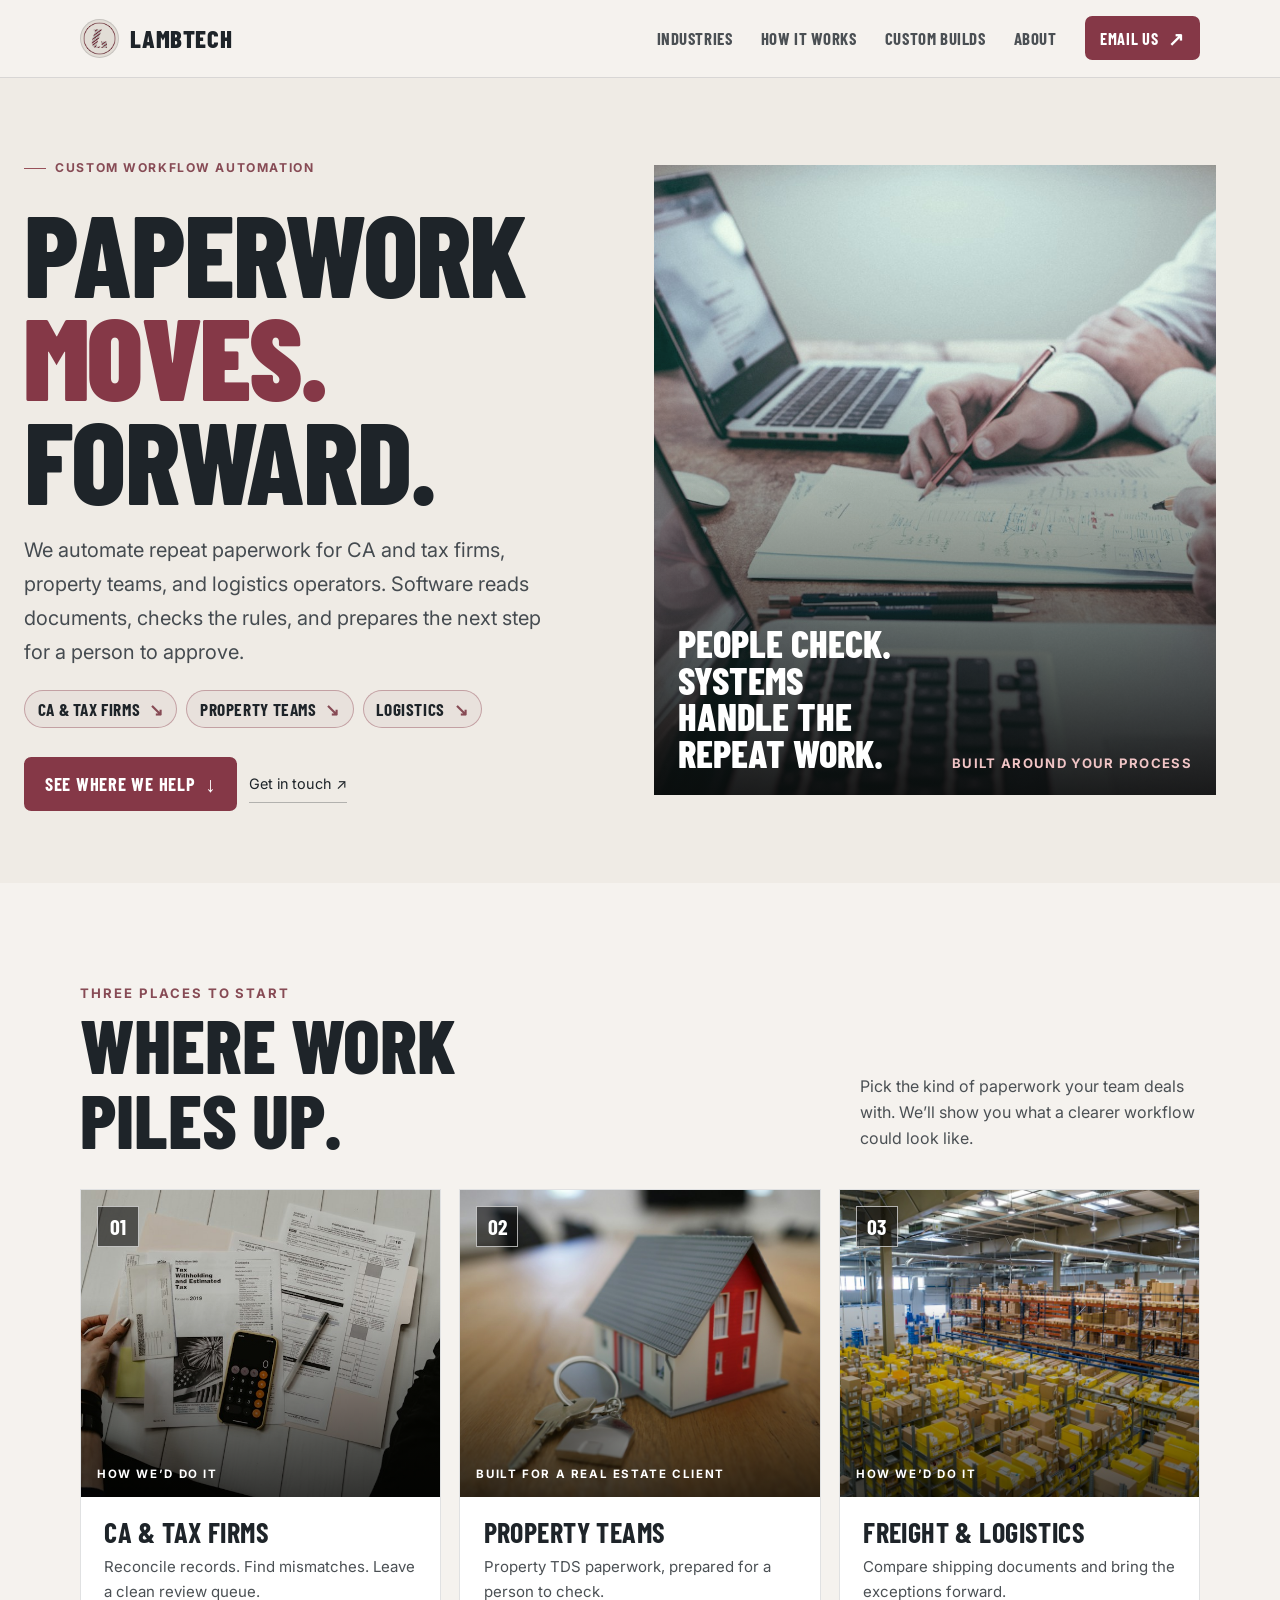
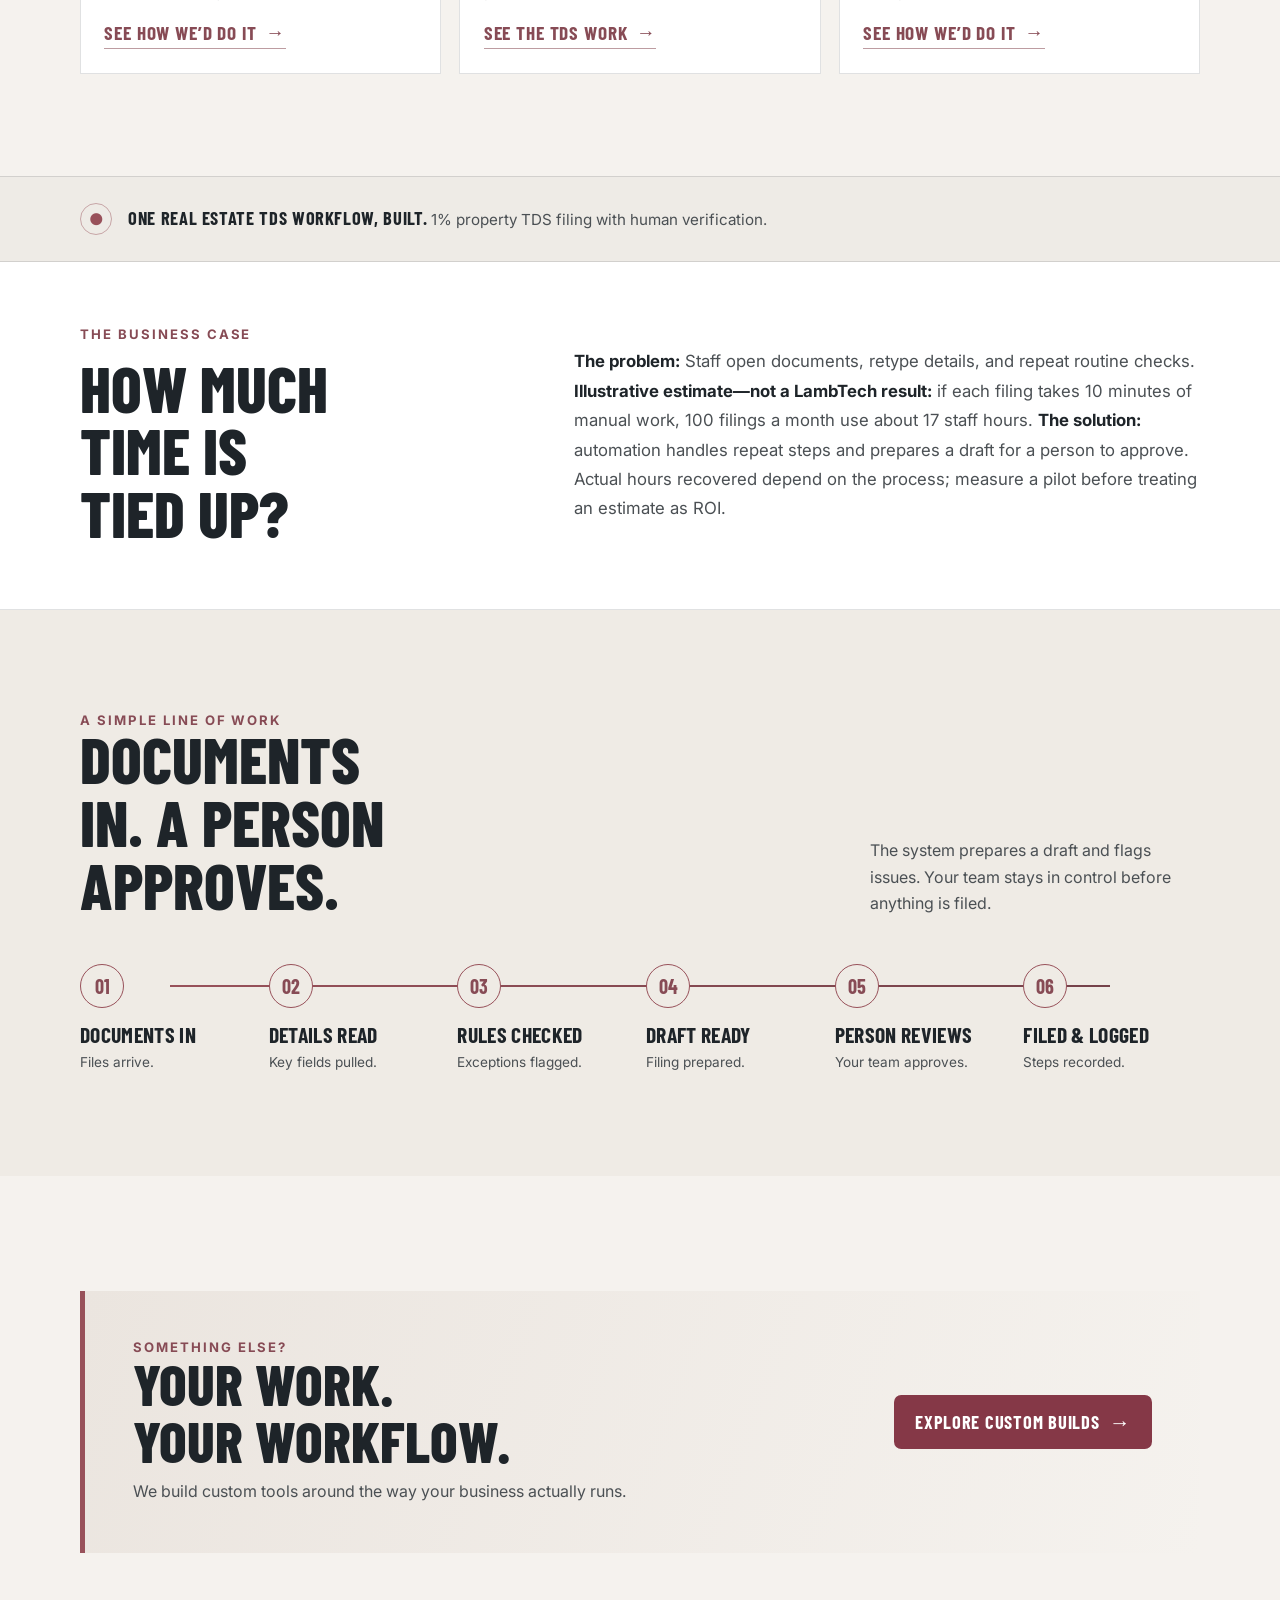
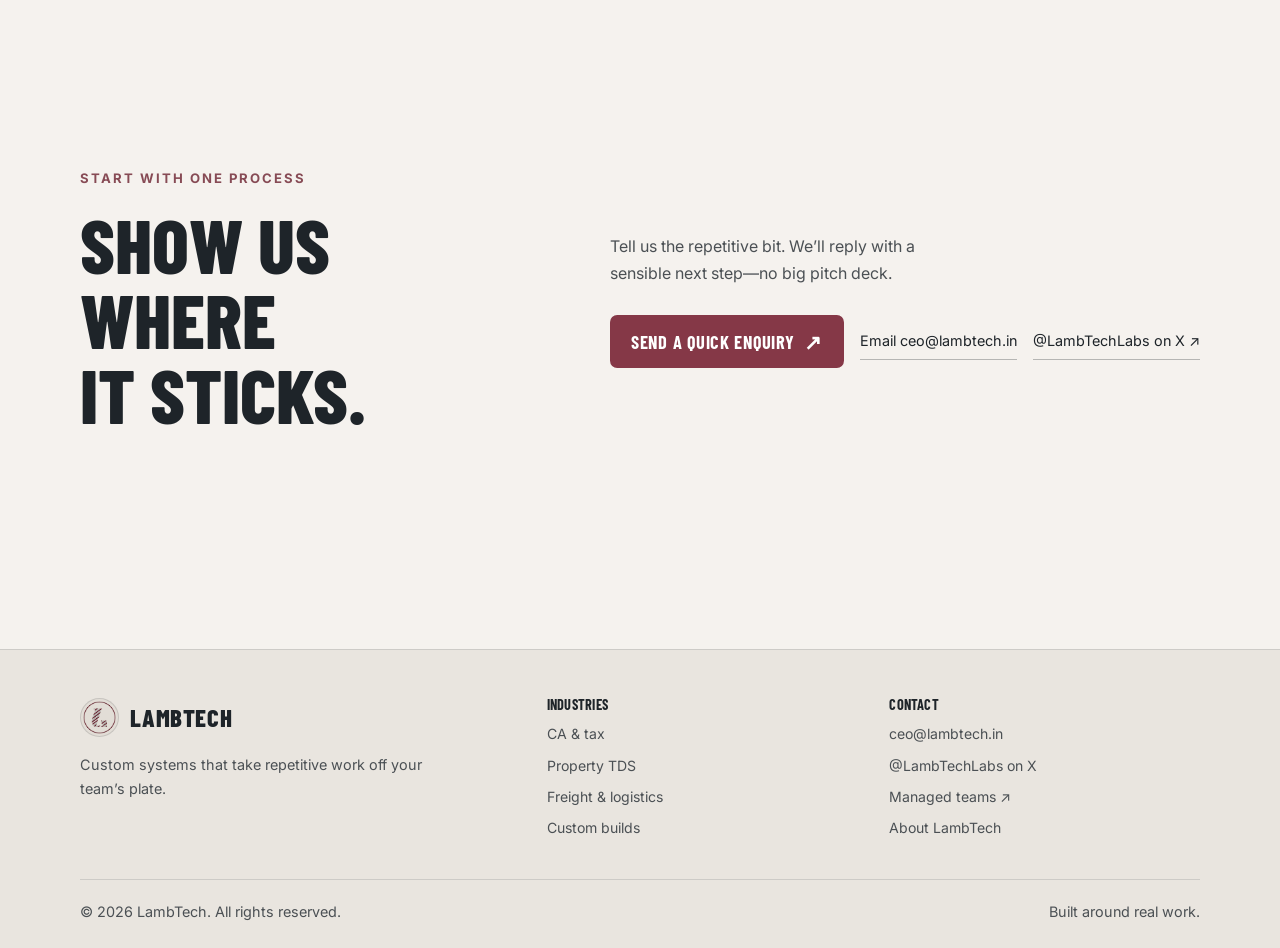
<file: index.html>
<!doctype html>
<html lang="en">
<head>
  <meta charset="utf-8">
  <meta name="viewport" content="width=device-width, initial-scale=1">
  <title>LambTech | Paperwork automation for tax, property &amp; logistics</title>
  <meta name="description" content="LambTech builds custom software that helps tax, property, and logistics teams move document-heavy work forward.">
  <link rel="canonical" href="https://lambtech.in/">
  <meta property="og:type" content="website">
  <meta property="og:site_name" content="LambTech">
  <meta property="og:title" content="LambTech | Paperwork automation that moves work forward">
  <meta property="og:description" content="Custom automation for tax firms, property teams, and logistics operators.">
  <meta property="og:url" content="https://lambtech.in/">
  <meta property="og:image" content="https://lambtech.in/assets/operations-hero.jpg">
  <meta name="twitter:card" content="summary_large_image">
  <meta name="twitter:site" content="@LambTechLabs">
  <meta name="twitter:title" content="LambTech | Paperwork automation that moves work forward">
  <meta name="twitter:description" content="Custom automation for tax firms, property teams, and logistics operators.">
  <meta name="twitter:image" content="https://lambtech.in/assets/operations-hero.jpg">
  <link rel="icon" href="assets/lamb-logo-mark.png" type="image/png">
  <link rel="stylesheet" href="assets/site.css">
  <script defer data-domain="lambtech.in" src="https://plausible.io/js/script.js"></script>
  <script defer src="assets/site.js"></script>
  <script type="application/ld+json">{"@context":"https://schema.org","@type":"Organization","name":"LambTech","url":"https://lambtech.in/","email":"ceo@lambtech.in","description":"Custom software and paperwork automation for tax, property, and logistics teams.","sameAs":["https://x.com/LambTechLabs"]}</script>
</head>
<body>
  <a class="skip-link" href="#main">Skip to content</a>
  <header class="topbar"><nav class="nav container" aria-label="Main navigation">
    <a class="brand" href="index.html"><img src="assets/lamb-logo-mark.png" alt=""><span>LambTech</span></a>
    <button class="menu-toggle" type="button" aria-expanded="false" aria-controls="primary-nav" data-menu-toggle><span class="menu-icon" aria-hidden="true"><i></i><i></i><i></i></span><span data-menu-label>Menu</span></button>
    <div class="nav-links" id="primary-nav" data-nav>
      <a href="#industries">Industries</a><a href="#workflow">How it works</a><a href="custom-builds.html">Custom builds</a><a href="about-contact.html">About</a>
      <a class="button" href="mailto:ceo@lambtech.in?subject=Talk%20to%20LambTech" data-track="Email LambTech">Email us <span class="button-arrow" aria-hidden="true">↗</span></a>
    </div>
  </nav></header>
  <main id="main">
    <section class="hero home-hero">
      <div class="container home-hero-layout">
        <div class="home-hero-copy">
          <p class="eyebrow">Custom workflow automation</p>
          <h1>Paperwork<br><span>moves.</span><br>Forward.</h1>
          <p class="lead">We automate repeat paperwork for CA and tax firms, property teams, and logistics operators. Software reads documents, checks the rules, and prepares the next step for a person to approve.</p>
          <nav class="audience-tags" aria-label="Explore industries">
            <a href="#ca-tax">CA &amp; tax firms <span aria-hidden="true">↘</span></a>
            <a href="#property">Property teams <span aria-hidden="true">↘</span></a>
            <a href="#logistics">Logistics <span aria-hidden="true">↘</span></a>
          </nav>
          <div class="home-actions">
            <a class="button" href="#industries" data-track="Explore industries">See where we help <span class="button-arrow" aria-hidden="true">↓</span></a>
            <a href="about-contact.html#contact-form" data-track="Email LambTech">Get in touch ↗</a>
          </div>
        </div>
        <figure class="hero-frame">
          <img src="assets/operations-hero.jpg" alt="A team reviewing documents together around a table" width="1450" height="967">
          <figcaption class="hero-frame-caption"><strong>People check.<br>Systems handle the repeat work.</strong><span>Built around your process</span></figcaption>
        </figure>
      </div>
    </section>
    <section class="industries-section" id="industries">
      <div class="container">
        <div class="industries-heading">
          <div><p class="section-kicker">Three places to start</p><h2>Where work piles up.</h2></div>
          <p>Pick the kind of paperwork your team deals with. We’ll show you what a clearer workflow could look like.</p>
        </div>
        <div class="industry-grid">
          <article class="industry-card" id="ca-tax">
            <div class="industry-photo"><img src="assets/accounting-operations.jpg" alt="Tax forms and a calculator being reviewed at a desk" width="960" height="640" loading="lazy"><span class="industry-index">01</span><span class="industry-tag">How we’d do it</span></div>
            <div class="industry-body"><h3>CA &amp; tax firms</h3><p>Reconcile records. Find mismatches. Leave a clean review queue.</p><a class="text-link" href="ca-tax.html">See how we’d do it <span aria-hidden="true">→</span></a></div>
          </article>
          <article class="industry-card" id="property">
            <div class="industry-photo"><img src="assets/property-operations.jpg" alt="A model home and keys on a desk" width="960" height="640" loading="lazy"><span class="industry-index">02</span><span class="industry-tag">Built for a real estate client</span></div>
            <div class="industry-body"><h3>Property teams</h3><p>Property TDS paperwork, prepared for a person to check.</p><a class="text-link" href="property-tds.html">See the TDS work <span aria-hidden="true">→</span></a></div>
          </article>
          <article class="industry-card" id="logistics">
            <div class="industry-photo"><img src="assets/logistics-operations.jpg" alt="Rows of packages in a distribution warehouse" width="960" height="640" loading="lazy"><span class="industry-index">03</span><span class="industry-tag">How we’d do it</span></div>
            <div class="industry-body"><h3>Freight &amp; logistics</h3><p>Compare shipping documents and bring the exceptions forward.</p><a class="text-link" href="logistics.html">See how we’d do it <span aria-hidden="true">→</span></a></div>
          </article>
        </div>
      </div>
    </section>
    <section class="project-proof" aria-label="Delivered project">
      <div class="container"><span class="proof-mark" aria-hidden="true">●</span><p><strong>One real estate TDS workflow, built.</strong> 1% property TDS filing with human verification.</p></div>
    </section>
    <section class="roi-section" aria-labelledby="roi-title">
      <div class="container roi-grid">
        <div><p class="section-kicker">The business case</p><h2 id="roi-title">How much time is tied up?</h2></div>
        <p><strong>The problem:</strong> Staff open documents, retype details, and repeat routine checks. <strong>Illustrative estimate—not a LambTech result:</strong> if each filing takes 10 minutes of manual work, 100 filings a month use about 17 staff hours. <strong>The solution:</strong> automation handles repeat steps and prepares a draft for a person to approve. Actual hours recovered depend on the process; measure a pilot before treating an estimate as ROI.</p>
      </div>
    </section>
    <section class="workflow-section" id="workflow">
      <div class="container">
        <div class="workflow-heading"><div><p class="section-kicker">A simple line of work</p><h2>Documents in. A person approves.</h2></div><p>The system prepares a draft and flags issues. Your team stays in control before anything is filed.</p></div>
        <div class="workflow-track" aria-label="Documents arrive, details are read, rules are checked, a filing is drafted, a person approves, and the result is logged">
          <div class="workflow-step"><span class="workflow-step-number">01</span><h3>Documents in</h3><p>Files arrive.</p></div>
          <div class="workflow-step"><span class="workflow-step-number">02</span><h3>Details read</h3><p>Key fields pulled.</p></div>
          <div class="workflow-step"><span class="workflow-step-number">03</span><h3>Rules checked</h3><p>Exceptions flagged.</p></div>
          <div class="workflow-step"><span class="workflow-step-number">04</span><h3>Draft ready</h3><p>Filing prepared.</p></div>
          <div class="workflow-step"><span class="workflow-step-number">05</span><h3>Person reviews</h3><p>Your team approves.</p></div>
          <div class="workflow-step"><span class="workflow-step-number">06</span><h3>Filed &amp; logged</h3><p>Steps recorded.</p></div>
        </div>
      </div>
    </section>
    <section class="section">
      <div class="container custom-band">
        <div><p class="section-kicker">Something else?</p><h2>Your work. Your workflow.</h2><p>We build custom tools around the way your business actually runs.</p></div>
        <a class="button" href="custom-builds.html">Explore custom builds <span class="button-arrow" aria-hidden="true">→</span></a>
      </div>
    </section>
    <section class="section" style="padding-top:0">
      <div class="container home-contact">
        <div><p class="section-kicker">Start with one process</p><h2>Show us where it sticks.</h2></div>
        <div><p>Tell us the repetitive bit. We’ll reply with a sensible next step—no big pitch deck.</p><div class="home-actions"><a class="button" href="about-contact.html#contact-form" data-track="Send a quick enquiry">Send a quick enquiry <span class="button-arrow" aria-hidden="true">↗</span></a><a href="mailto:ceo@lambtech.in" data-track="Email LambTech">Email ceo@lambtech.in</a><a href="https://x.com/LambTechLabs" target="_blank" rel="noopener noreferrer" data-track="Follow LambTech on X">@LambTechLabs on X ↗</a></div></div>
      </div>
    </section>
  </main>
  <footer class="footer"><div class="container">
    <div class="footer-grid">
      <div><a class="brand" href="index.html"><img src="assets/lamb-logo-mark.png" alt=""><span>LambTech</span></a><p>Custom systems that take repetitive work off your team’s plate.</p></div>
      <div><h3>Industries</h3><div class="footer-links"><a href="ca-tax.html">CA &amp; tax</a><a href="property-tds.html">Property TDS</a><a href="logistics.html">Freight &amp; logistics</a><a href="custom-builds.html">Custom builds</a></div></div>
      <div><h3>Contact</h3><div class="footer-links"><a href="mailto:ceo@lambtech.in">ceo@lambtech.in</a><a href="https://x.com/LambTechLabs" target="_blank" rel="noopener noreferrer">@LambTechLabs on X</a><a href="https://hire.lambtech.in/" target="_blank" rel="noopener noreferrer">Managed teams ↗</a><a href="about-contact.html">About LambTech</a></div></div>
    </div>
    <div class="footer-bottom"><p>© 2026 LambTech. All rights reserved.</p><p>Built around real work.</p></div>
  </div></footer>
</body>
</html>
</file>
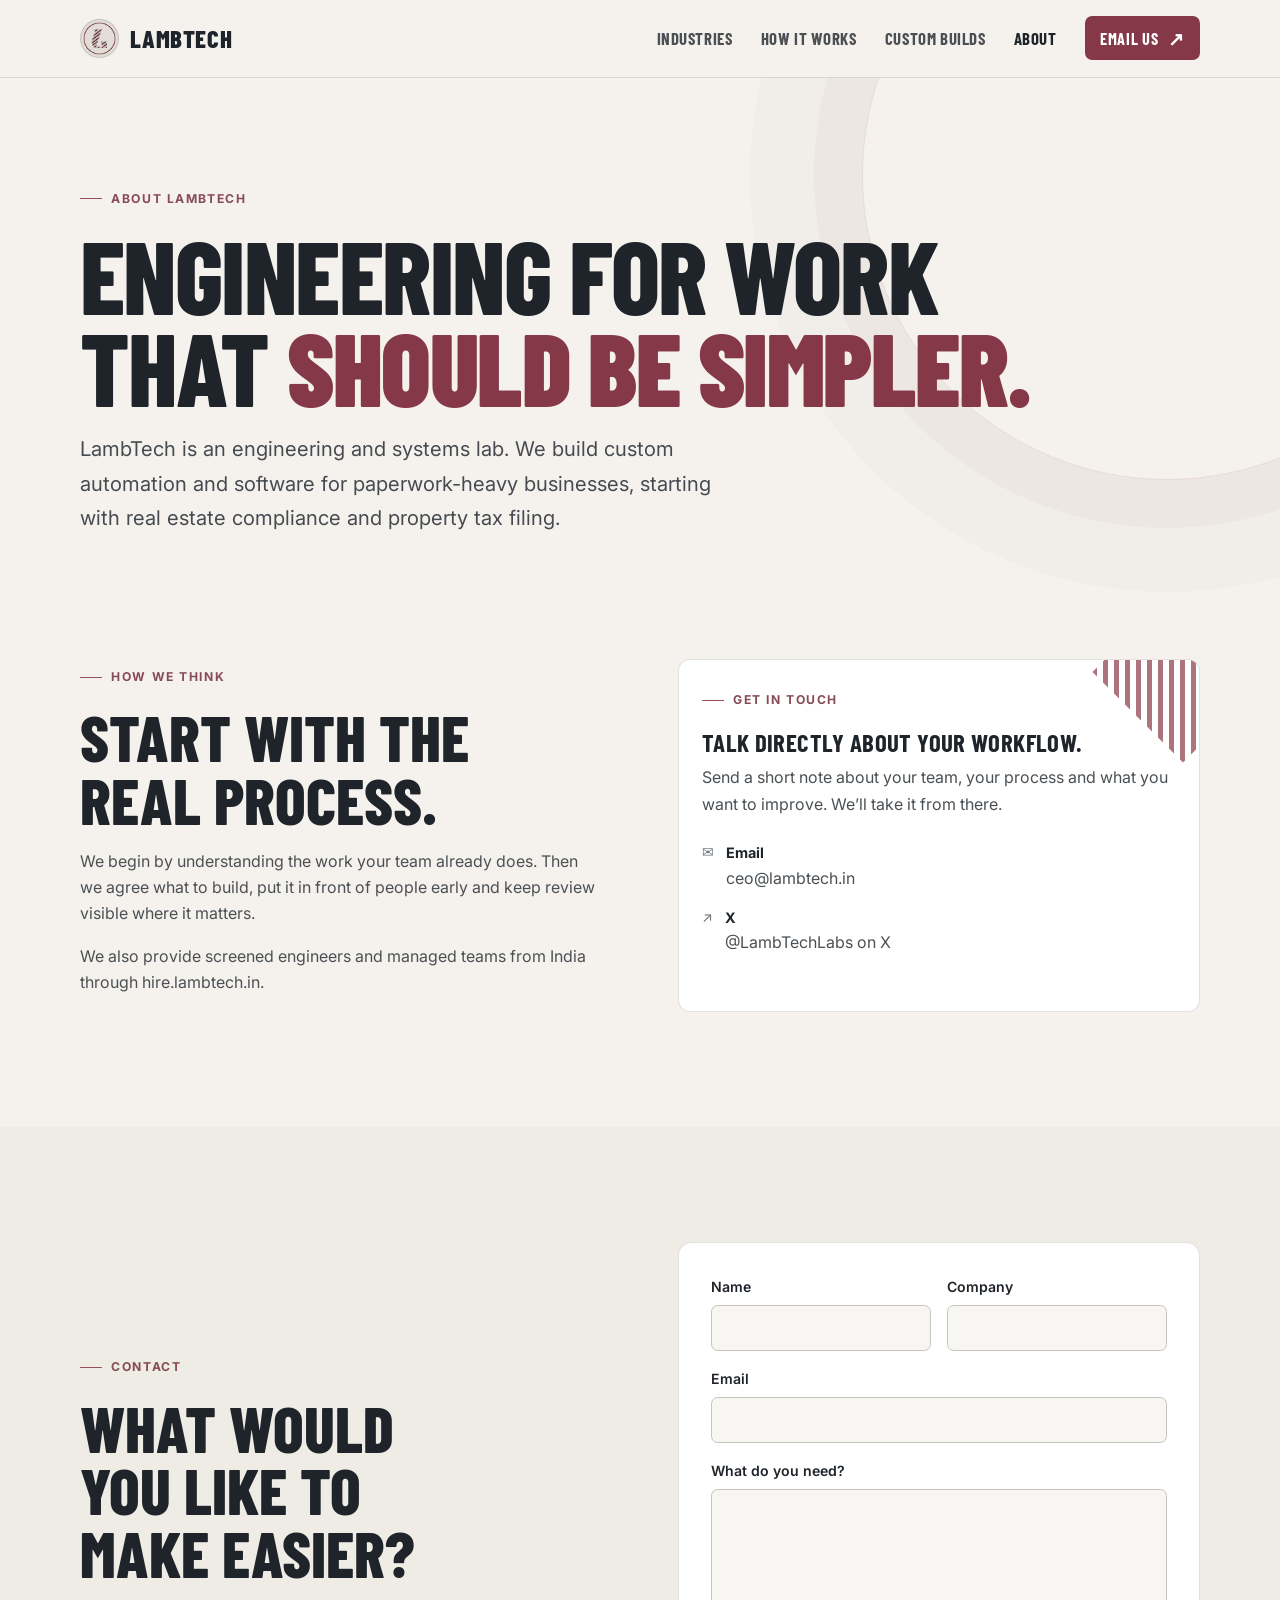
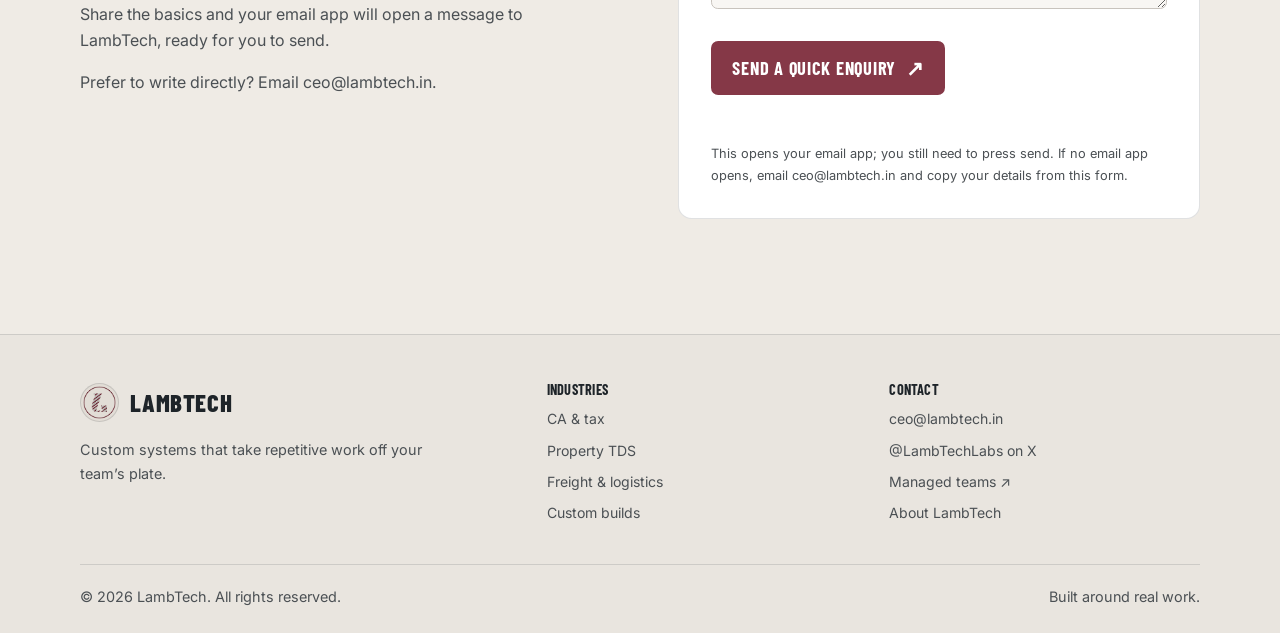
<file: about-contact.html>
<!doctype html>
<html lang="en">
<head>
  <meta charset="utf-8"><meta name="viewport" content="width=device-width, initial-scale=1">
  <title>About &amp; contact | LambTech Engineering &amp; Systems Lab</title>
  <meta name="description" content="Meet LambTech, an engineering and systems lab building custom automation for paperwork-heavy businesses. Contact us about your process.">
  <link rel="canonical" href="https://lambtech.in/about-contact.html">
  <meta property="og:type" content="website"><meta property="og:site_name" content="LambTech"><meta property="og:title" content="About &amp; contact | LambTech"><meta property="og:description" content="Talk to LambTech about your paperwork-heavy process or custom software build."><meta property="og:url" content="https://lambtech.in/about-contact.html"><meta property="og:image" content="https://lambtech.in/assets/operations-hero.jpg">
  <meta name="twitter:card" content="summary_large_image"><meta name="twitter:site" content="@LambTechLabs"><meta name="twitter:title" content="About &amp; contact | LambTech"><meta name="twitter:description" content="Talk to LambTech about your process and the work that could be simpler."><meta name="twitter:image" content="https://lambtech.in/assets/operations-hero.jpg">
  <link rel="icon" href="assets/lamb-logo-mark.png" type="image/png"><link rel="stylesheet" href="assets/site.css"><script defer data-domain="lambtech.in" src="https://plausible.io/js/script.js"></script><script defer src="assets/site.js"></script>
  <script type="application/ld+json">{"@context":"https://schema.org","@type":"Organization","name":"LambTech","url":"https://lambtech.in/","email":"ceo@lambtech.in","sameAs":["https://x.com/LambTechLabs"]}</script>
</head>
<body>
  <a class="skip-link" href="#main">Skip to content</a>
  <header class="topbar"><nav class="nav container" aria-label="Main navigation"><a class="brand" href="index.html"><img src="assets/lamb-logo-mark.png" alt=""><span>LambTech</span></a><button class="menu-toggle" type="button" aria-expanded="false" aria-controls="primary-nav" data-menu-toggle><span class="menu-icon" aria-hidden="true"><i></i><i></i><i></i></span><span data-menu-label>Menu</span></button><div class="nav-links" id="primary-nav" data-nav><a href="index.html#industries">Industries</a><a href="index.html#workflow">How it works</a><a href="custom-builds.html">Custom builds</a><a aria-current="page" href="about-contact.html">About</a><a class="button" href="mailto:ceo@lambtech.in?subject=Talk%20to%20LambTech" data-track="Email LambTech">Email us <span class="button-arrow" aria-hidden="true">↗</span></a></div></nav></header>
  <main id="main">
    <section class="hero"><div class="container"><p class="eyebrow">About LambTech</p><h1>Engineering for work that <span>should be simpler.</span></h1><p class="lead">LambTech is an engineering and systems lab. We build custom automation and software for paperwork-heavy businesses, starting with real estate compliance and property tax filing.</p></div></section>
    <section class="section" style="padding-top:0"><div class="container split">
      <div><p class="eyebrow">How we think</p><h2>Start with the real process.</h2><p>We begin by understanding the work your team already does. Then we agree what to build, put it in front of people early and keep review visible where it matters.</p><p>We also provide screened engineers and managed teams from India through <a href="https://hire.lambtech.in/" target="_blank" rel="noopener noreferrer">hire.lambtech.in</a>.</p></div>
      <div class="card banner-corner"><p class="eyebrow">Get in touch</p><h3>Talk directly about your workflow.</h3><p>Send a short note about your team, your process and what you want to improve. We’ll take it from there.</p><div class="contact-lines">
        <div class="contact-line"><span aria-hidden="true">✉</span><div><b>Email</b><a href="mailto:ceo@lambtech.in">ceo@lambtech.in</a></div></div>
        <div class="contact-line"><span aria-hidden="true">↗</span><div><b>X</b><a href="https://x.com/LambTechLabs" target="_blank" rel="noopener noreferrer">@LambTechLabs on X</a></div></div>
      </div></div>
    </div></section>
    <section class="section" id="contact-form" style="background:#efebe5"><div class="container split">
      <div><p class="eyebrow">Contact</p><h2>What would you like to make easier?</h2><p>Share the basics and your email app will open a message to LambTech, ready for you to send.</p><p>Prefer to write directly? Email <a href="mailto:ceo@lambtech.in?subject=Talk%20to%20LambTech" data-track="Email LambTech directly">ceo@lambtech.in</a>.</p></div>
      <form class="form-panel" data-email-form data-form-title="Contact enquiry"><div class="form-grid">
        <div class="field"><label for="contact-name">Name</label><input id="contact-name" name="Name" autocomplete="name" required></div><div class="field"><label for="contact-company">Company</label><input id="contact-company" name="Company" autocomplete="organization"></div>
        <div class="field field-full"><label for="contact-email">Email</label><input id="contact-email" type="email" name="Email" autocomplete="email" required></div><div class="field field-full"><label for="contact-need">What do you need?</label><textarea id="contact-need" name="What you need" required></textarea></div>
      </div><div class="button-row"><button class="button" type="submit">Send a quick enquiry <span class="button-arrow" aria-hidden="true">↗</span></button></div><p class="notice" data-form-notice aria-live="polite"></p><p class="form-note">This opens your email app; you still need to press send. If no email app opens, email ceo@lambtech.in and copy your details from this form.</p></form>
    </div></section>
  </main>
  <footer class="footer"><div class="container"><div class="footer-grid">
    <div><a class="brand" href="index.html"><img src="assets/lamb-logo-mark.png" alt=""><span>LambTech</span></a><p>Custom systems that take repetitive work off your team’s plate.</p></div>
    <div><h3>Industries</h3><div class="footer-links"><a href="ca-tax.html">CA &amp; tax</a><a href="property-tds.html">Property TDS</a><a href="logistics.html">Freight &amp; logistics</a><a href="custom-builds.html">Custom builds</a></div></div>
    <div><h3>Contact</h3><div class="footer-links"><a href="mailto:ceo@lambtech.in">ceo@lambtech.in</a><a href="https://x.com/LambTechLabs" target="_blank" rel="noopener noreferrer">@LambTechLabs on X</a><a href="https://hire.lambtech.in/" target="_blank" rel="noopener noreferrer">Managed teams ↗</a><a href="about-contact.html">About LambTech</a></div></div>
  </div><div class="footer-bottom"><p>© 2026 LambTech. All rights reserved.</p><p>Built around real work.</p></div></div></footer>
</body>
</html>
</file>
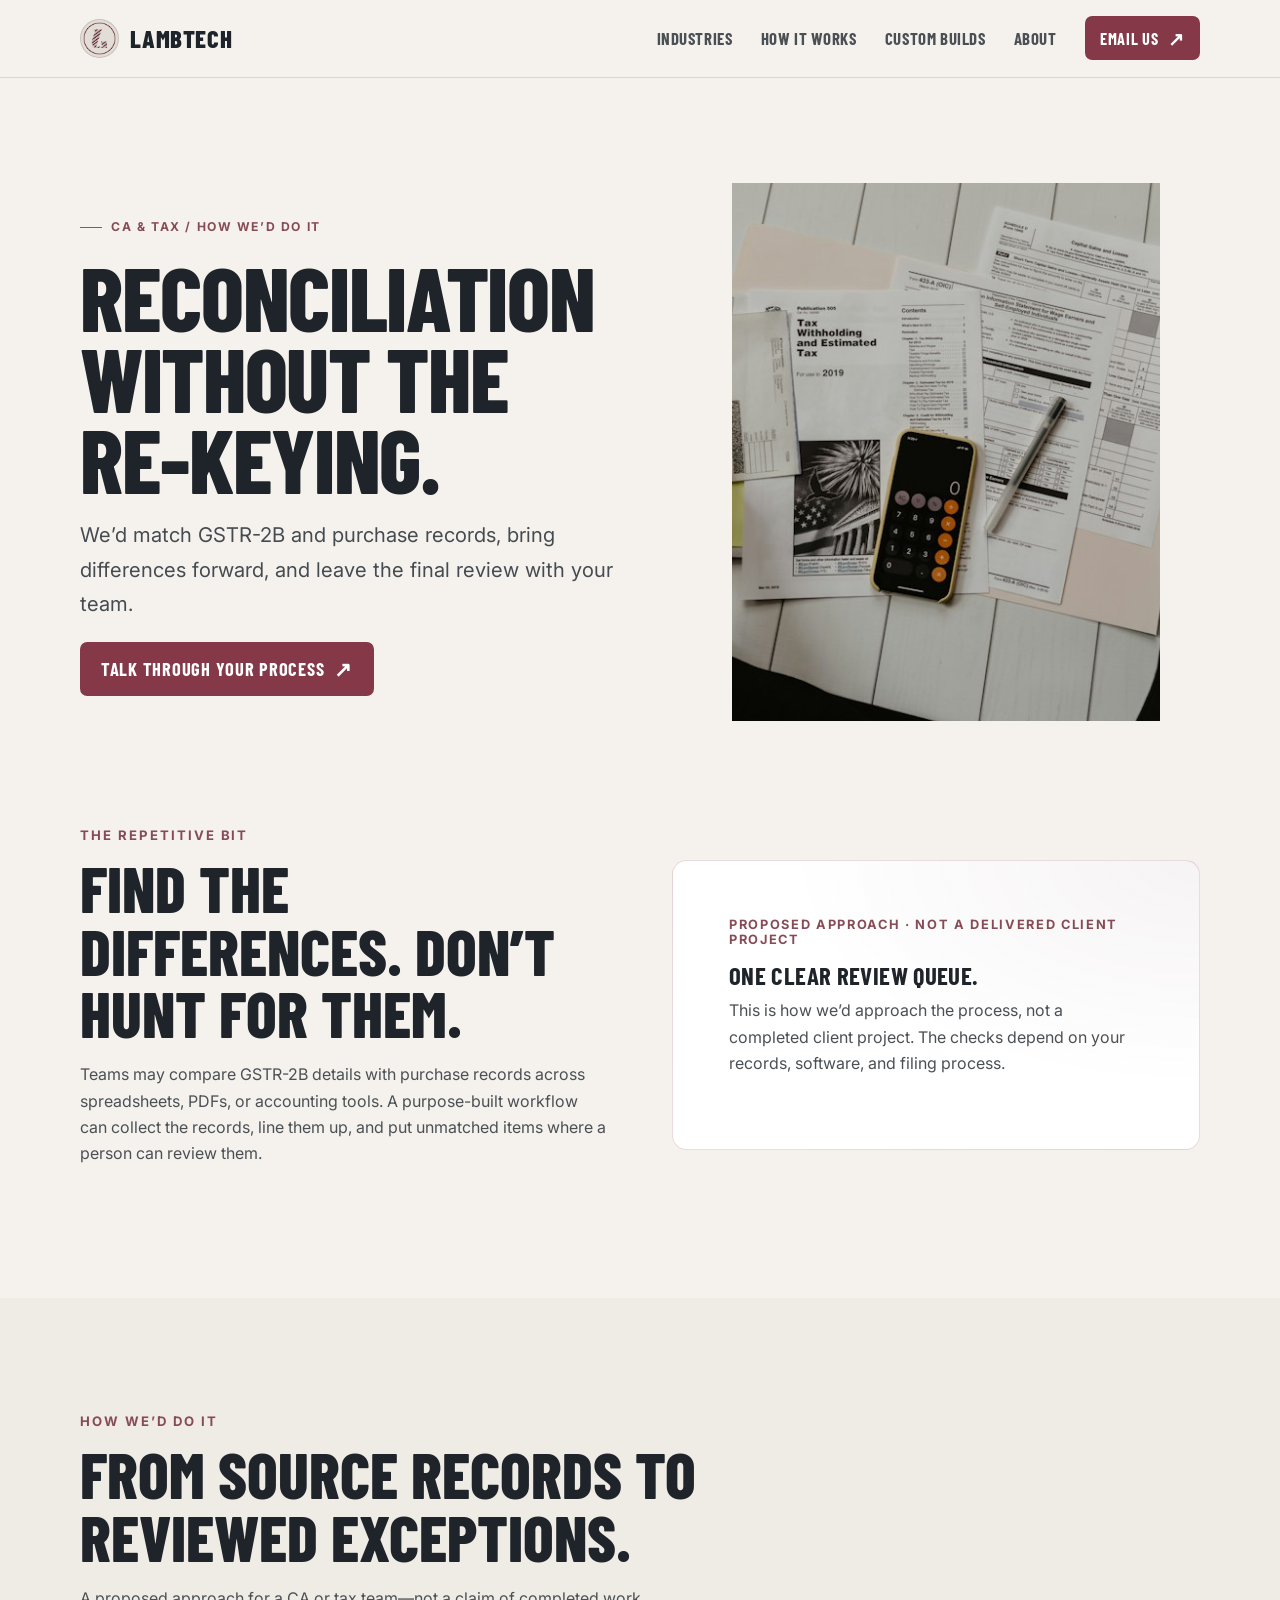
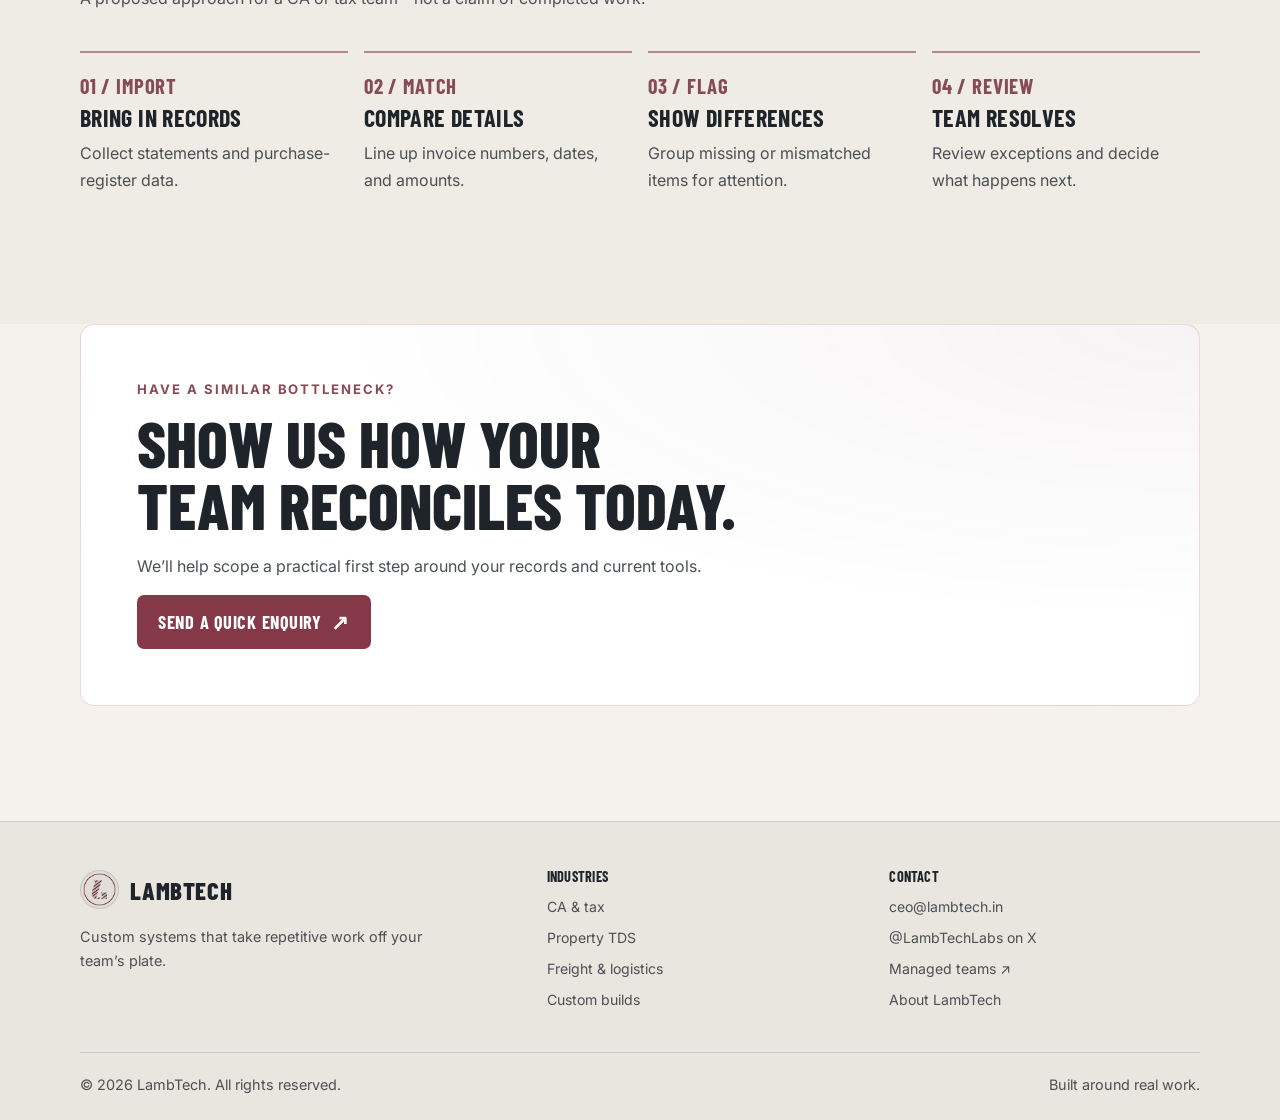
<file: ca-tax.html>
<!doctype html>
<html lang="en">
<head>
  <meta charset="utf-8"><meta name="viewport" content="width=device-width, initial-scale=1">
  <title>Tax reconciliation automation approach | LambTech</title>
  <meta name="description" content="See how LambTech would approach GSTR-2B reconciliation, flag mismatches, and leave the final review with a person.">
  <link rel="canonical" href="https://lambtech.in/ca-tax.html">
  <meta property="og:type" content="website"><meta property="og:site_name" content="LambTech"><meta property="og:title" content="Tax reconciliation automation approach | LambTech"><meta property="og:description" content="See how LambTech would approach GSTR-2B reconciliation and human review."><meta property="og:url" content="https://lambtech.in/ca-tax.html"><meta property="og:image" content="https://lambtech.in/assets/accounting-operations.jpg">
  <meta name="twitter:card" content="summary_large_image"><meta name="twitter:site" content="@LambTechLabs"><meta name="twitter:title" content="Tax reconciliation automation approach | LambTech"><meta name="twitter:description" content="See how we’d approach GSTR-2B reconciliation."><meta name="twitter:image" content="https://lambtech.in/assets/accounting-operations.jpg">
  <link rel="icon" href="assets/lamb-logo-mark.png" type="image/png"><link rel="stylesheet" href="assets/site.css"><script defer data-domain="lambtech.in" src="https://plausible.io/js/script.js"></script><script defer src="assets/site.js"></script>
  <script type="application/ld+json">{"@context":"https://schema.org","@type":"Organization","name":"LambTech","url":"https://lambtech.in/","email":"ceo@lambtech.in","sameAs":["https://x.com/LambTechLabs"]}</script>
</head>
<body>
  <a class="skip-link" href="#main">Skip to content</a>
  <header class="topbar"><nav class="nav container" aria-label="Main navigation">
    <a class="brand" href="index.html"><img src="assets/lamb-logo-mark.png" alt=""><span>LambTech</span></a>
    <button class="menu-toggle" type="button" aria-expanded="false" aria-controls="primary-nav" data-menu-toggle><span class="menu-icon" aria-hidden="true"><i></i><i></i><i></i></span><span data-menu-label>Menu</span></button>
    <div class="nav-links" id="primary-nav" data-nav><a href="index.html#industries">Industries</a><a href="index.html#workflow">How it works</a><a href="custom-builds.html">Custom builds</a><a href="about-contact.html">About</a><a class="button" href="mailto:ceo@lambtech.in?subject=Talk%20to%20LambTech" data-track="Email LambTech">Email us <span class="button-arrow" aria-hidden="true">↗</span></a></div>
  </nav></header>
  <main id="main">
    <section class="hero interior-hero"><div class="container interior-hero-grid">
      <div><p class="eyebrow">CA &amp; tax / How we’d do it</p><h1>Reconciliation without the re-keying.</h1><p class="lead">We’d match GSTR-2B and purchase records, bring differences forward, and leave the final review with your team.</p><a class="button" href="about-contact.html#contact-form" data-track="Discuss tax workflow">Talk through your process <span class="button-arrow" aria-hidden="true">↗</span></a></div>
      <figure class="interior-photo"><img src="assets/accounting-operations.jpg" alt="Tax paperwork and calculator on a desk" width="960" height="640"></figure>
    </div></section>
    <section class="section" style="padding-top:0"><div class="container simple-split">
      <div><p class="section-kicker">The repetitive bit</p><h2>Find the differences. Don’t hunt for them.</h2><p>Teams may compare GSTR-2B details with purchase records across spreadsheets, PDFs, or accounting tools. A purpose-built workflow can collect the records, line them up, and put unmatched items where a person can review them.</p></div>
      <div class="callout"><span class="workflow-example">Proposed approach · not a delivered client project</span><h3>One clear review queue.</h3><p>This is how we’d approach the process, not a completed client project. The checks depend on your records, software, and filing process.</p></div>
    </div></section>
    <section class="section" style="background:#efebe5"><div class="container">
      <div class="section-intro"><p class="section-kicker">How we’d do it</p><h2>From source records to reviewed exceptions.</h2><p>A proposed approach for a CA or tax team—not a claim of completed work.</p></div>
      <div class="linear-list">
        <article class="card"><span class="flow-number">01 / IMPORT</span><h3>Bring in records</h3><p>Collect statements and purchase-register data.</p></article>
        <article class="card"><span class="flow-number">02 / MATCH</span><h3>Compare details</h3><p>Line up invoice numbers, dates, and amounts.</p></article>
        <article class="card"><span class="flow-number">03 / FLAG</span><h3>Show differences</h3><p>Group missing or mismatched items for attention.</p></article>
        <article class="card"><span class="flow-number">04 / REVIEW</span><h3>Team resolves</h3><p>Review exceptions and decide what happens next.</p></article>
      </div>
    </div></section>
    <section class="section" style="padding-top:0"><div class="container callout"><p class="section-kicker">Have a similar bottleneck?</p><h2>Show us how your team reconciles today.</h2><p>We’ll help scope a practical first step around your records and current tools.</p><a class="button" href="about-contact.html#contact-form" data-track="Discuss tax workflow">Send a quick enquiry <span class="button-arrow" aria-hidden="true">↗</span></a></div></section>
  </main>
  <footer class="footer"><div class="container"><div class="footer-grid">
    <div><a class="brand" href="index.html"><img src="assets/lamb-logo-mark.png" alt=""><span>LambTech</span></a><p>Custom systems that take repetitive work off your team’s plate.</p></div>
    <div><h3>Industries</h3><div class="footer-links"><a href="ca-tax.html">CA &amp; tax</a><a href="property-tds.html">Property TDS</a><a href="logistics.html">Freight &amp; logistics</a><a href="custom-builds.html">Custom builds</a></div></div>
    <div><h3>Contact</h3><div class="footer-links"><a href="mailto:ceo@lambtech.in">ceo@lambtech.in</a><a href="https://x.com/LambTechLabs" target="_blank" rel="noopener noreferrer">@LambTechLabs on X</a><a href="https://hire.lambtech.in/" target="_blank" rel="noopener noreferrer">Managed teams ↗</a><a href="about-contact.html">About LambTech</a></div></div>
  </div><div class="footer-bottom"><p>© 2026 LambTech. All rights reserved.</p><p>Built around real work.</p></div></div></footer>
</body>
</html>
</file>
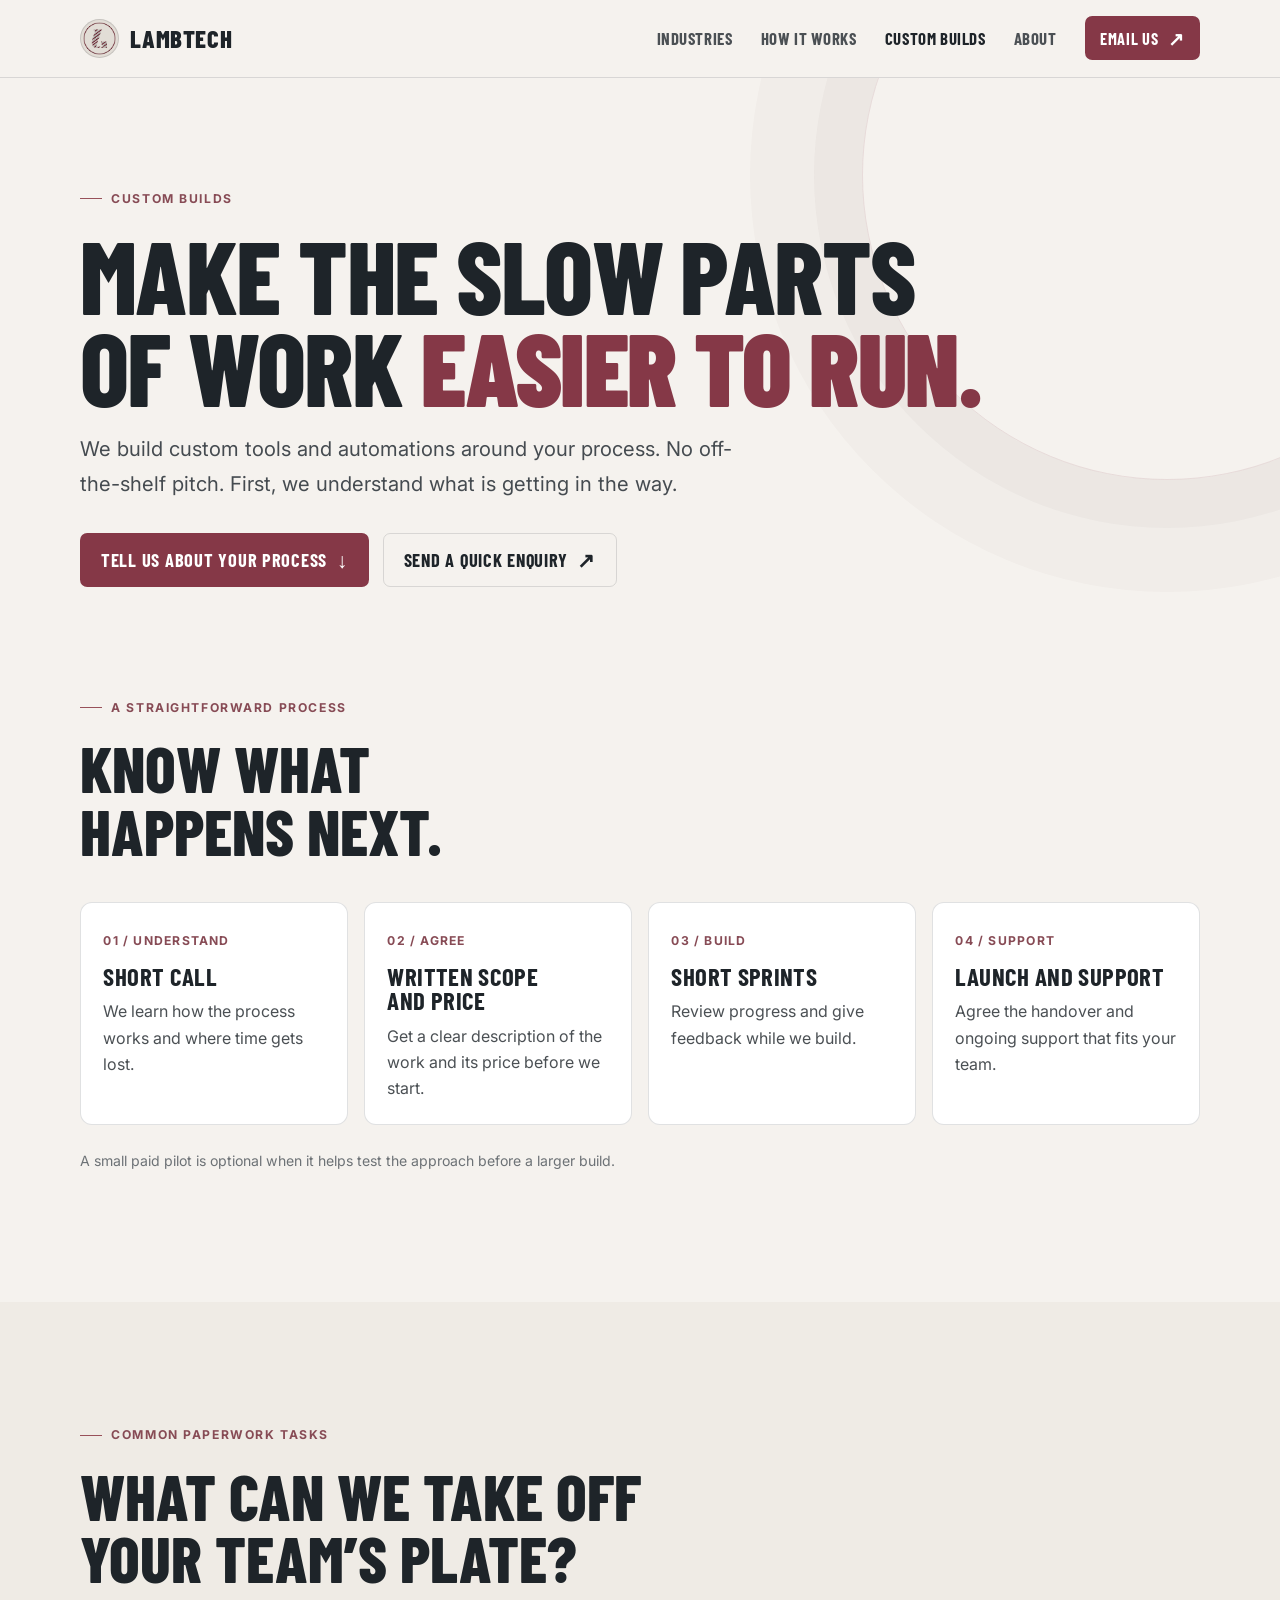
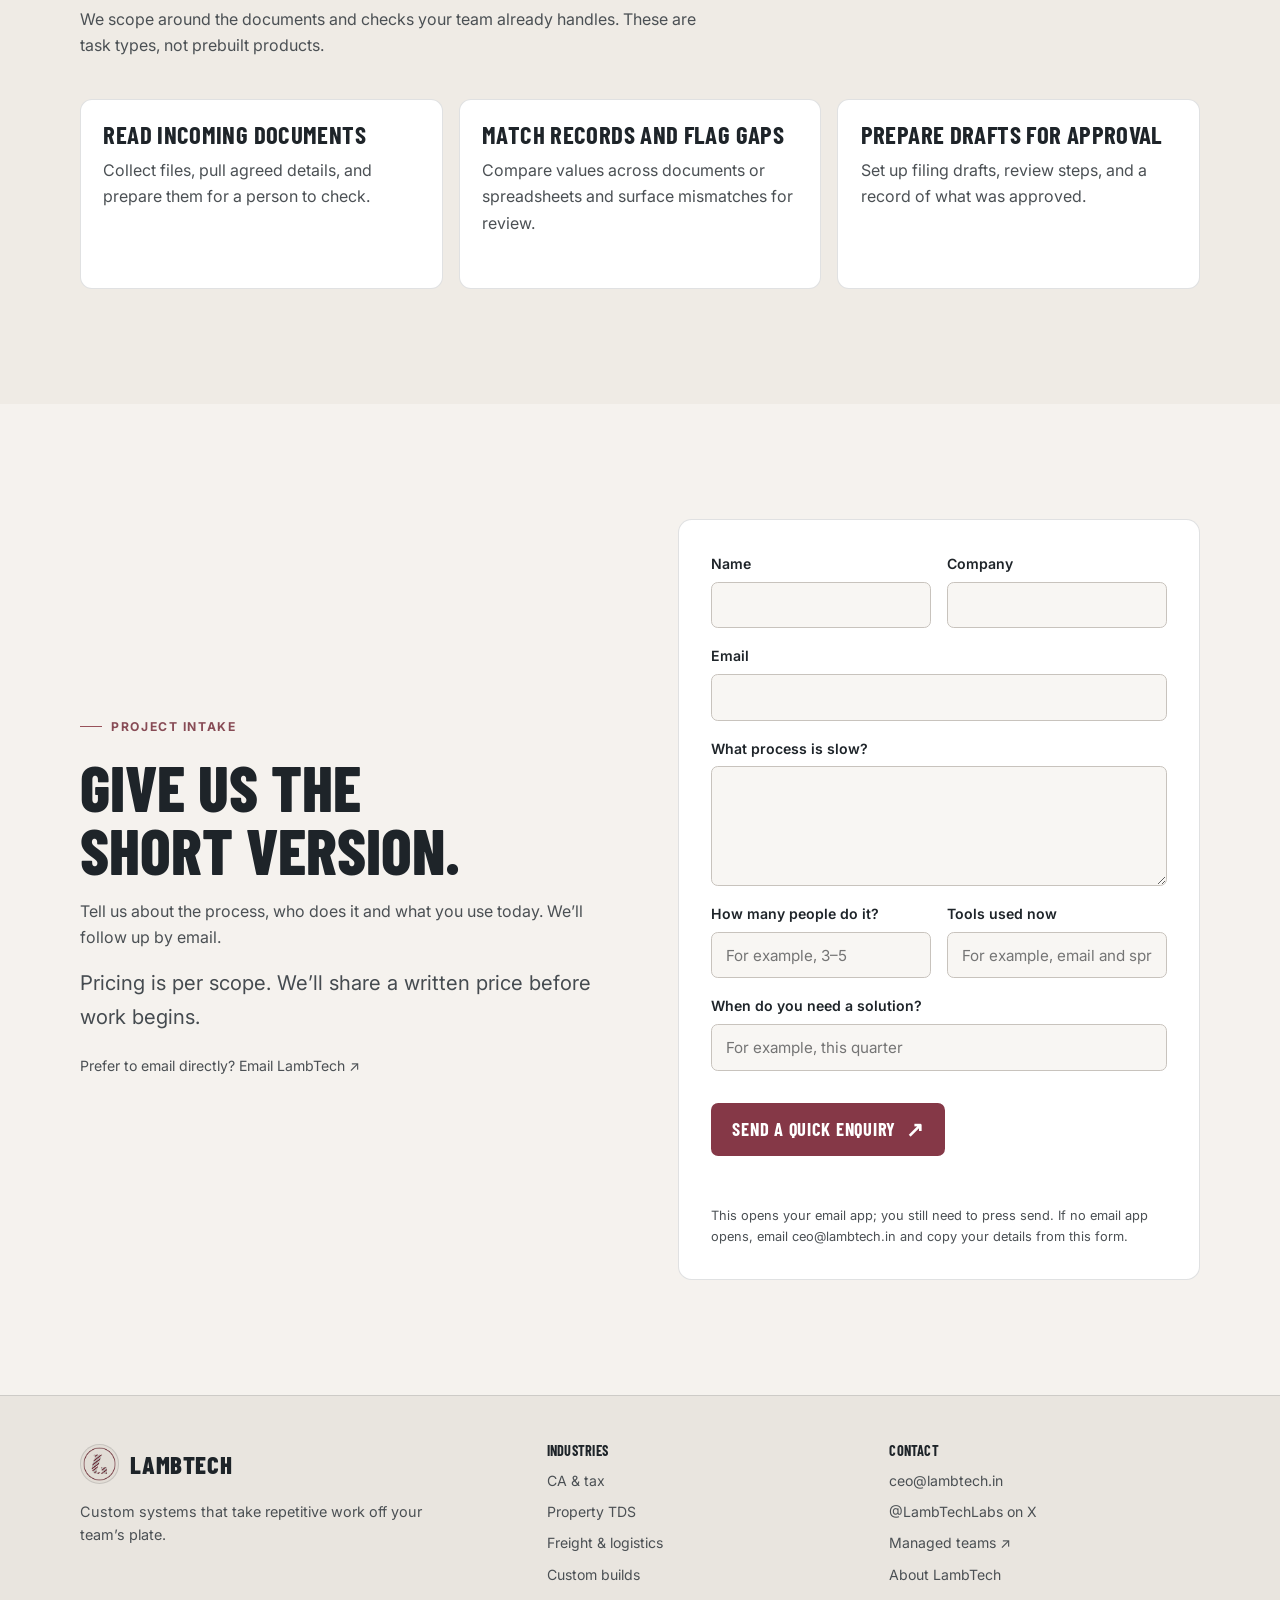
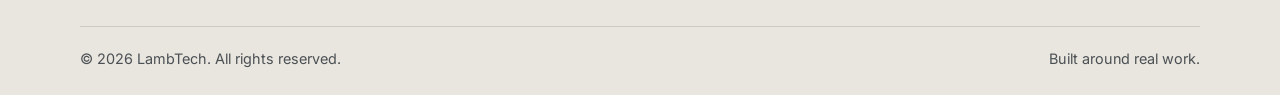
<file: custom-builds.html>
<!doctype html>
<html lang="en">
<head>
  <meta charset="utf-8"><meta name="viewport" content="width=device-width, initial-scale=1">
  <title>Custom software &amp; automation | LambTech</title>
  <meta name="description" content="LambTech builds custom software and automations around how your business works. Get a clear scope and price before the build starts.">
  <link rel="canonical" href="https://lambtech.in/custom-builds.html">
  <meta property="og:type" content="website"><meta property="og:site_name" content="LambTech"><meta property="og:title" content="Custom builds for busy teams | LambTech"><meta property="og:description" content="Tell us what process is slowing your team down. We will scope the right next step."><meta property="og:url" content="https://lambtech.in/custom-builds.html"><meta property="og:image" content="https://lambtech.in/assets/operations-hero.jpg">
  <meta name="twitter:card" content="summary_large_image"><meta name="twitter:site" content="@LambTechLabs"><meta name="twitter:title" content="Custom builds for busy teams | LambTech"><meta name="twitter:description" content="Custom software and automations around your process."><meta name="twitter:image" content="https://lambtech.in/assets/operations-hero.jpg">
  <link rel="icon" href="assets/lamb-logo-mark.png" type="image/png"><link rel="stylesheet" href="assets/site.css"><script defer data-domain="lambtech.in" src="https://plausible.io/js/script.js"></script><script defer src="assets/site.js"></script>
  <script type="application/ld+json">{"@context":"https://schema.org","@type":"Organization","name":"LambTech","url":"https://lambtech.in/","email":"ceo@lambtech.in","sameAs":["https://x.com/LambTechLabs"]}</script>
</head>
<body>
  <a class="skip-link" href="#main">Skip to content</a>
  <header class="topbar"><nav class="nav container" aria-label="Main navigation"><a class="brand" href="index.html"><img src="assets/lamb-logo-mark.png" alt=""><span>LambTech</span></a><button class="menu-toggle" type="button" aria-expanded="false" aria-controls="primary-nav" data-menu-toggle><span class="menu-icon" aria-hidden="true"><i></i><i></i><i></i></span><span data-menu-label>Menu</span></button><div class="nav-links" id="primary-nav" data-nav><a href="index.html#industries">Industries</a><a href="index.html#workflow">How it works</a><a aria-current="page" href="custom-builds.html">Custom builds</a><a href="about-contact.html">About</a><a class="button" href="mailto:ceo@lambtech.in?subject=Talk%20to%20LambTech" data-track="Email LambTech">Email us <span class="button-arrow" aria-hidden="true">↗</span></a></div></nav></header>
  <main id="main">
    <section class="hero"><div class="container"><p class="eyebrow">Custom builds</p><h1>Make the slow parts of work <span>easier to run.</span></h1><p class="lead">We build custom tools and automations around your process. No off-the-shelf pitch. First, we understand what is getting in the way.</p><div class="button-row"><a class="button" href="#intake" data-track="Tell us about your process">Tell us about your process <span class="button-arrow" aria-hidden="true">↓</span></a><a class="button button-secondary" href="about-contact.html#contact-form" data-track="Email LambTech">Send a quick enquiry <span class="button-arrow" aria-hidden="true">↗</span></a></div></div></section>
    <section class="section" style="padding-top:0"><div class="container"><div class="section-intro"><p class="eyebrow">A straightforward process</p><h2>Know what happens next.</h2></div><div class="grid grid-4">
      <article class="card"><span class="flow-number">01 / UNDERSTAND</span><h3>Short call</h3><p>We learn how the process works and where time gets lost.</p></article><article class="card"><span class="flow-number">02 / AGREE</span><h3>Written scope and price</h3><p>Get a clear description of the work and its price before we start.</p></article><article class="card"><span class="flow-number">03 / BUILD</span><h3>Short sprints</h3><p>Review progress and give feedback while we build.</p></article><article class="card"><span class="flow-number">04 / SUPPORT</span><h3>Launch and support</h3><p>Agree the handover and ongoing support that fits your team.</p></article>
    </div><p class="small muted" style="margin-top:1.5rem">A small paid pilot is optional when it helps test the approach before a larger build.</p></div></section>
    <section class="section" style="background:#efebe5"><div class="container"><div class="section-intro"><p class="eyebrow">Common paperwork tasks</p><h2>What can we take off your team’s plate?</h2><p>We scope around the documents and checks your team already handles. These are task types, not prebuilt products.</p></div><div class="grid grid-3">
      <article class="card example-card"><h3>Read incoming documents</h3><p>Collect files, pull agreed details, and prepare them for a person to check.</p></article><article class="card example-card"><h3>Match records and flag gaps</h3><p>Compare values across documents or spreadsheets and surface mismatches for review.</p></article><article class="card example-card"><h3>Prepare drafts for approval</h3><p>Set up filing drafts, review steps, and a record of what was approved.</p></article>
    </div></div></section>
    <section class="section" id="intake"><div class="container split">
      <div><p class="eyebrow">Project intake</p><h2>Give us the short version.</h2><p>Tell us about the process, who does it and what you use today. We’ll follow up by email.</p><p class="lead">Pricing is per scope. We’ll share a written price before work begins.</p><p class="small">Prefer to email directly? <a href="mailto:ceo@lambtech.in?subject=Talk%20to%20LambTech" data-track="Email LambTech directly">Email LambTech ↗</a></p></div>
      <form class="form-panel" data-email-form data-form-title="Custom build intake"><div class="form-grid">
        <div class="field"><label for="custom-name">Name</label><input id="custom-name" name="Name" autocomplete="name" required></div><div class="field"><label for="custom-company">Company</label><input id="custom-company" name="Company" autocomplete="organization"></div>
        <div class="field field-full"><label for="custom-email">Email</label><input id="custom-email" type="email" name="Email" autocomplete="email" required></div>
        <div class="field field-full"><label for="custom-process">What process is slow?</label><textarea id="custom-process" name="Slow process" required></textarea></div>
        <div class="field"><label for="custom-people">How many people do it?</label><input id="custom-people" name="People involved" placeholder="For example, 3–5"></div>
        <div class="field"><label for="custom-tools">Tools used now</label><input id="custom-tools" name="Current tools" placeholder="For example, email and spreadsheets"></div>
        <div class="field field-full"><label for="custom-timeline">When do you need a solution?</label><input id="custom-timeline" name="Timeline" placeholder="For example, this quarter"></div>
      </div><div class="button-row"><button class="button" type="submit">Send a quick enquiry <span class="button-arrow" aria-hidden="true">↗</span></button></div><p class="notice" data-form-notice aria-live="polite"></p><p class="form-note">This opens your email app; you still need to press send. If no email app opens, email ceo@lambtech.in and copy your details from this form.</p></form>
    </div></section>
  </main>
  <footer class="footer"><div class="container"><div class="footer-grid">
    <div><a class="brand" href="index.html"><img src="assets/lamb-logo-mark.png" alt=""><span>LambTech</span></a><p>Custom systems that take repetitive work off your team’s plate.</p></div>
    <div><h3>Industries</h3><div class="footer-links"><a href="ca-tax.html">CA &amp; tax</a><a href="property-tds.html">Property TDS</a><a href="logistics.html">Freight &amp; logistics</a><a href="custom-builds.html">Custom builds</a></div></div>
    <div><h3>Contact</h3><div class="footer-links"><a href="mailto:ceo@lambtech.in">ceo@lambtech.in</a><a href="https://x.com/LambTechLabs" target="_blank" rel="noopener noreferrer">@LambTechLabs on X</a><a href="https://hire.lambtech.in/" target="_blank" rel="noopener noreferrer">Managed teams ↗</a><a href="about-contact.html">About LambTech</a></div></div>
  </div><div class="footer-bottom"><p>© 2026 LambTech. All rights reserved.</p><p>Built around real work.</p></div></div></footer>
</body>
</html>
</file>
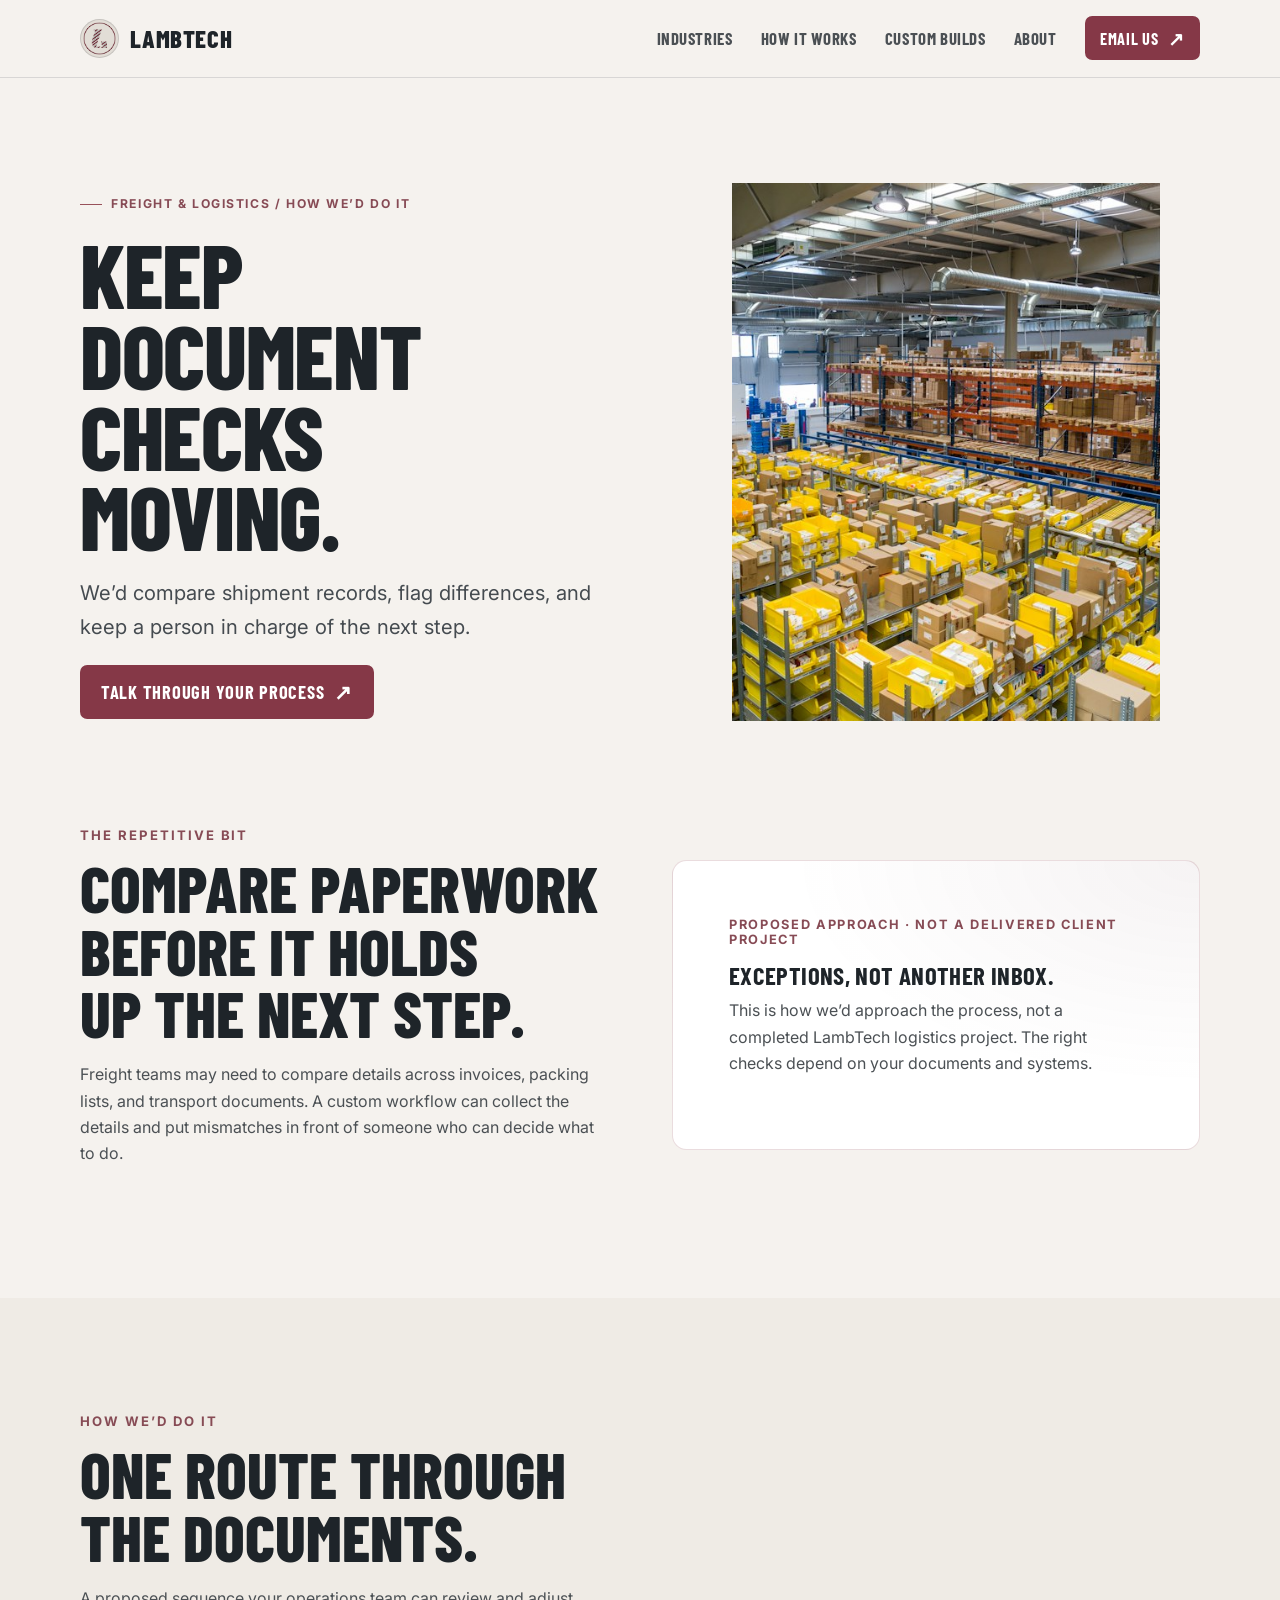
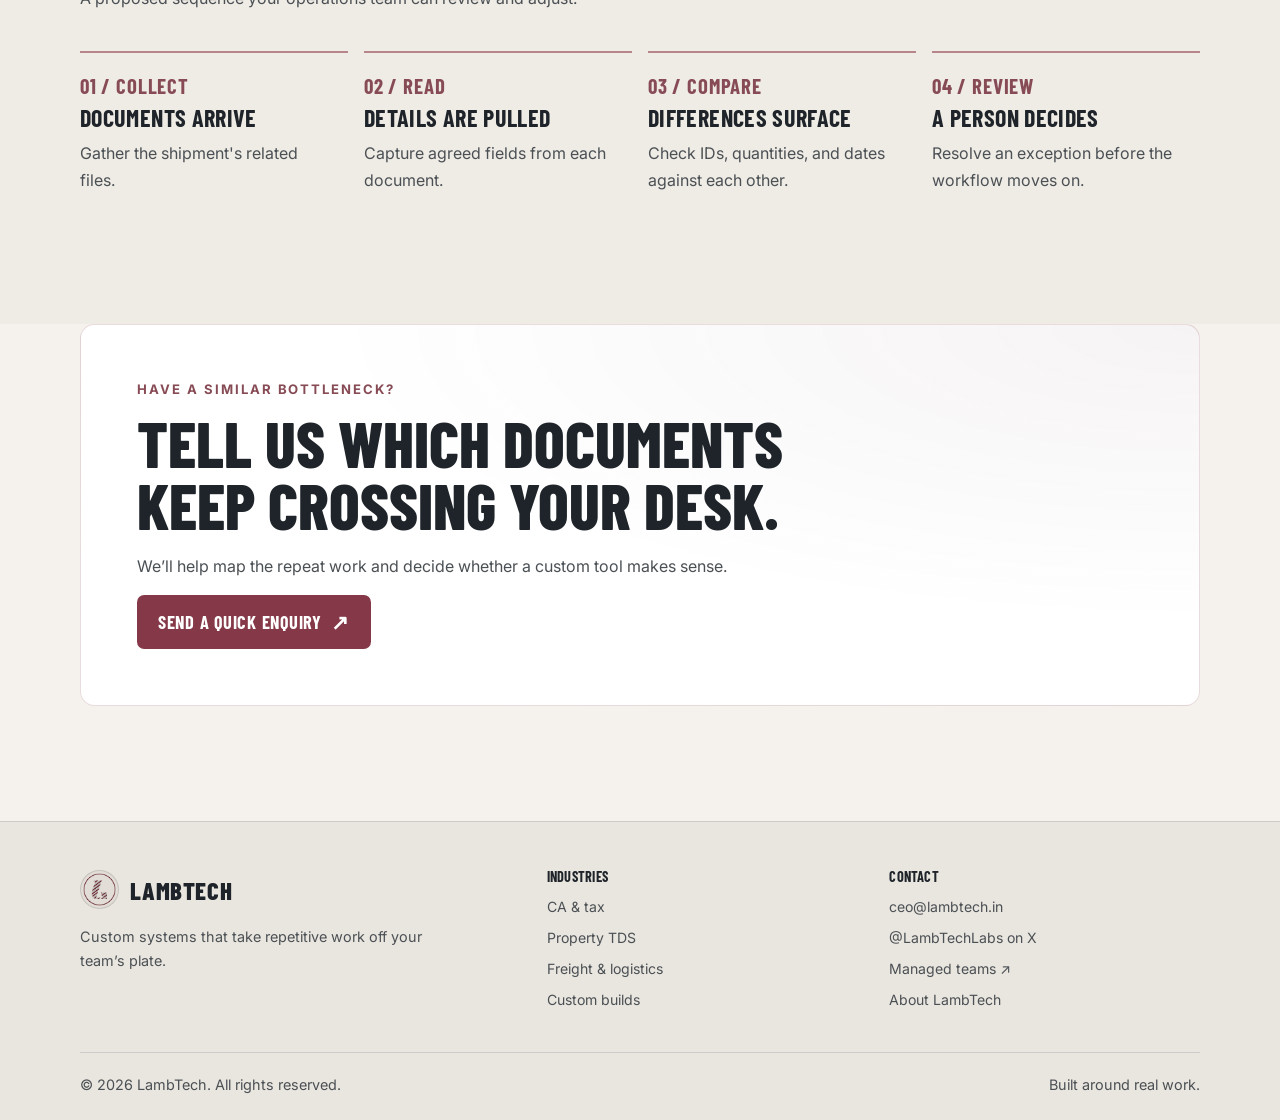
<file: logistics.html>
<!doctype html>
<html lang="en">
<head>
  <meta charset="utf-8"><meta name="viewport" content="width=device-width, initial-scale=1">
  <title>Logistics automation approach | LambTech</title>
  <meta name="description" content="See how LambTech would automate repeat freight-document checks and leave decisions with a person.">
  <link rel="canonical" href="https://lambtech.in/logistics.html">
  <meta property="og:type" content="website"><meta property="og:site_name" content="LambTech"><meta property="og:title" content="Logistics automation approach | LambTech"><meta property="og:description" content="See how LambTech would automate repeat freight-document checks and surface exceptions."><meta property="og:url" content="https://lambtech.in/logistics.html"><meta property="og:image" content="https://lambtech.in/assets/logistics-operations.jpg">
  <meta name="twitter:card" content="summary_large_image"><meta name="twitter:site" content="@LambTechLabs"><meta name="twitter:title" content="Logistics automation approach | LambTech"><meta name="twitter:description" content="See how we’d approach freight-document checks."><meta name="twitter:image" content="https://lambtech.in/assets/logistics-operations.jpg">
  <link rel="icon" href="assets/lamb-logo-mark.png" type="image/png"><link rel="stylesheet" href="assets/site.css"><script defer data-domain="lambtech.in" src="https://plausible.io/js/script.js"></script><script defer src="assets/site.js"></script>
  <script type="application/ld+json">{"@context":"https://schema.org","@type":"Organization","name":"LambTech","url":"https://lambtech.in/","email":"ceo@lambtech.in","sameAs":["https://x.com/LambTechLabs"]}</script>
</head>
<body>
  <a class="skip-link" href="#main">Skip to content</a>
  <header class="topbar"><nav class="nav container" aria-label="Main navigation">
    <a class="brand" href="index.html"><img src="assets/lamb-logo-mark.png" alt=""><span>LambTech</span></a>
    <button class="menu-toggle" type="button" aria-expanded="false" aria-controls="primary-nav" data-menu-toggle><span class="menu-icon" aria-hidden="true"><i></i><i></i><i></i></span><span data-menu-label>Menu</span></button>
    <div class="nav-links" id="primary-nav" data-nav><a href="index.html#industries">Industries</a><a href="index.html#workflow">How it works</a><a href="custom-builds.html">Custom builds</a><a href="about-contact.html">About</a><a class="button" href="mailto:ceo@lambtech.in?subject=Talk%20to%20LambTech" data-track="Email LambTech">Email us <span class="button-arrow" aria-hidden="true">↗</span></a></div>
  </nav></header>
  <main id="main">
    <section class="hero interior-hero"><div class="container interior-hero-grid">
      <div><p class="eyebrow">Freight &amp; logistics / How we’d do it</p><h1>Keep document checks moving.</h1><p class="lead">We’d compare shipment records, flag differences, and keep a person in charge of the next step.</p><a class="button" href="about-contact.html#contact-form" data-track="Discuss logistics workflow">Talk through your process <span class="button-arrow" aria-hidden="true">↗</span></a></div>
      <figure class="interior-photo"><img src="assets/logistics-operations.jpg" alt="Packages moving through a warehouse" width="960" height="640"></figure>
    </div></section>
    <section class="section" style="padding-top:0"><div class="container simple-split">
      <div><p class="section-kicker">The repetitive bit</p><h2>Compare paperwork before it holds up the next step.</h2><p>Freight teams may need to compare details across invoices, packing lists, and transport documents. A custom workflow can collect the details and put mismatches in front of someone who can decide what to do.</p></div>
      <div class="callout"><span class="workflow-example">Proposed approach · not a delivered client project</span><h3>Exceptions, not another inbox.</h3><p>This is how we’d approach the process, not a completed LambTech logistics project. The right checks depend on your documents and systems.</p></div>
    </div></section>
    <section class="section" style="background:#efebe5"><div class="container">
      <div class="section-intro"><p class="section-kicker">How we’d do it</p><h2>One route through the documents.</h2><p>A proposed sequence your operations team can review and adjust.</p></div>
      <div class="linear-list">
        <article class="card"><span class="flow-number">01 / COLLECT</span><h3>Documents arrive</h3><p>Gather the shipment's related files.</p></article>
        <article class="card"><span class="flow-number">02 / READ</span><h3>Details are pulled</h3><p>Capture agreed fields from each document.</p></article>
        <article class="card"><span class="flow-number">03 / COMPARE</span><h3>Differences surface</h3><p>Check IDs, quantities, and dates against each other.</p></article>
        <article class="card"><span class="flow-number">04 / REVIEW</span><h3>A person decides</h3><p>Resolve an exception before the workflow moves on.</p></article>
      </div>
    </div></section>
    <section class="section" style="padding-top:0"><div class="container callout"><p class="section-kicker">Have a similar bottleneck?</p><h2>Tell us which documents keep crossing your desk.</h2><p>We’ll help map the repeat work and decide whether a custom tool makes sense.</p><a class="button" href="about-contact.html#contact-form" data-track="Discuss logistics workflow">Send a quick enquiry <span class="button-arrow" aria-hidden="true">↗</span></a></div></section>
  </main>
  <footer class="footer"><div class="container"><div class="footer-grid">
    <div><a class="brand" href="index.html"><img src="assets/lamb-logo-mark.png" alt=""><span>LambTech</span></a><p>Custom systems that take repetitive work off your team’s plate.</p></div>
    <div><h3>Industries</h3><div class="footer-links"><a href="ca-tax.html">CA &amp; tax</a><a href="property-tds.html">Property TDS</a><a href="logistics.html">Freight &amp; logistics</a><a href="custom-builds.html">Custom builds</a></div></div>
    <div><h3>Contact</h3><div class="footer-links"><a href="mailto:ceo@lambtech.in">ceo@lambtech.in</a><a href="https://x.com/LambTechLabs" target="_blank" rel="noopener noreferrer">@LambTechLabs on X</a><a href="https://hire.lambtech.in/" target="_blank" rel="noopener noreferrer">Managed teams ↗</a><a href="about-contact.html">About LambTech</a></div></div>
  </div><div class="footer-bottom"><p>© 2026 LambTech. All rights reserved.</p><p>Built around real work.</p></div></div></footer>
</body>
</html>
</file>
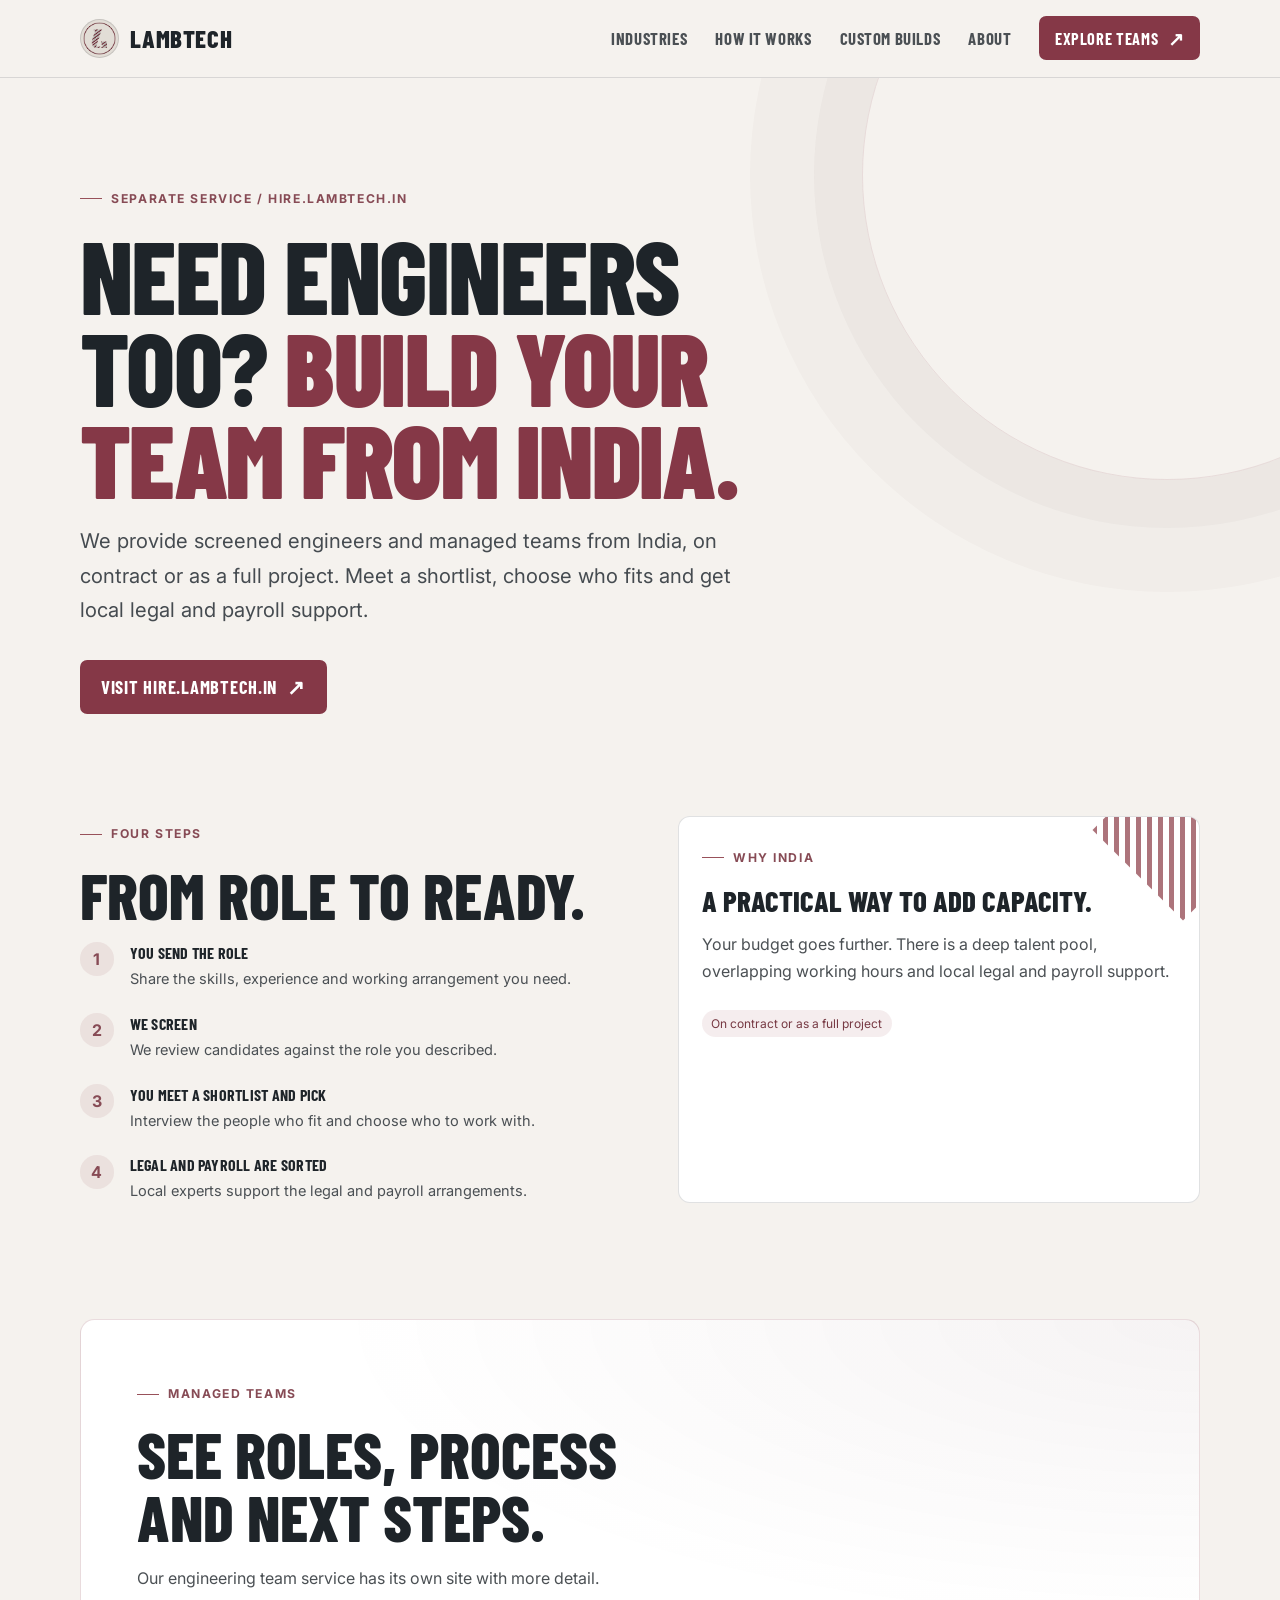
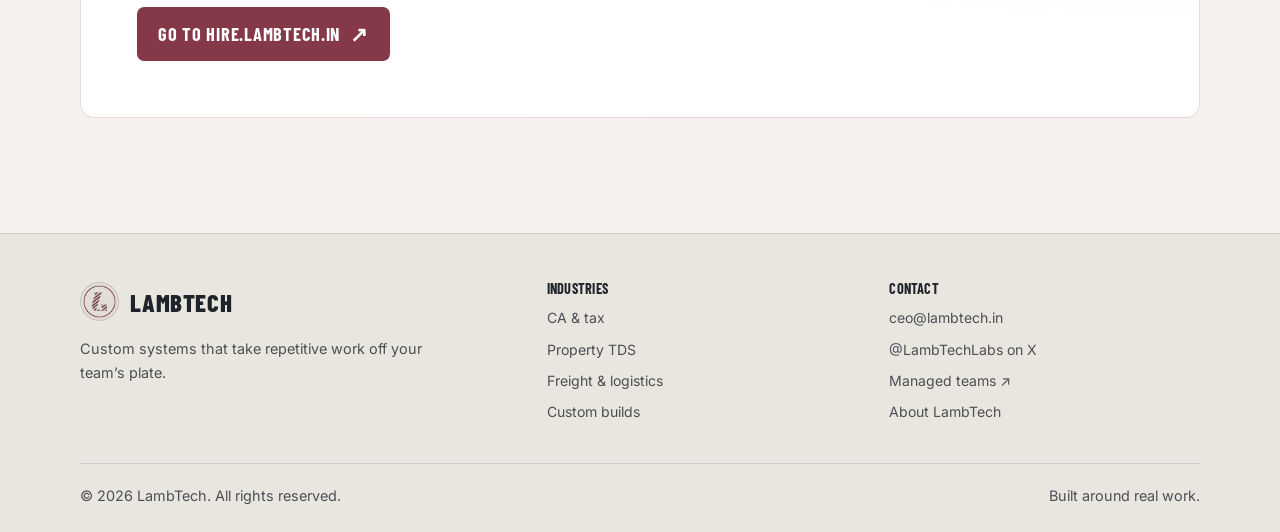
<file: managed-teams.html>
<!doctype html>
<html lang="en">
<head>
  <meta charset="utf-8"><meta name="viewport" content="width=device-width, initial-scale=1">
  <title>Screened engineers &amp; managed teams from India | LambTech</title>
  <meta name="description" content="Find screened engineers and managed teams from India, on contract or as a full project, with local legal and payroll support.">
  <link rel="canonical" href="https://lambtech.in/managed-teams.html">
  <meta property="og:type" content="website"><meta property="og:site_name" content="LambTech"><meta property="og:title" content="Screened engineers and managed teams | LambTech"><meta property="og:description" content="Screened engineers and managed teams from India, on contract or as a full project."><meta property="og:url" content="https://lambtech.in/managed-teams.html"><meta property="og:image" content="https://lambtech.in/assets/operations-hero.jpg">
  <meta name="twitter:card" content="summary_large_image"><meta name="twitter:site" content="@LambTechLabs"><meta name="twitter:title" content="Screened engineers and managed teams | LambTech"><meta name="twitter:description" content="Engineering support from India with local legal and payroll support."><meta name="twitter:image" content="https://lambtech.in/assets/operations-hero.jpg">
  <link rel="icon" href="assets/lamb-logo-mark.png" type="image/png"><link rel="stylesheet" href="assets/site.css"><script defer data-domain="lambtech.in" src="https://plausible.io/js/script.js"></script><script defer src="assets/site.js"></script>
  <script type="application/ld+json">{"@context":"https://schema.org","@type":"Organization","name":"LambTech","url":"https://lambtech.in/","email":"ceo@lambtech.in","sameAs":["https://x.com/LambTechLabs"]}</script>
</head>
<body>
  <a class="skip-link" href="#main">Skip to content</a>
  <header class="topbar"><nav class="nav container" aria-label="Main navigation"><a class="brand" href="index.html"><img src="assets/lamb-logo-mark.png" alt=""><span>LambTech</span></a><button class="menu-toggle" type="button" aria-expanded="false" aria-controls="primary-nav" data-menu-toggle><span class="menu-icon" aria-hidden="true"><i></i><i></i><i></i></span><span data-menu-label>Menu</span></button><div class="nav-links" id="primary-nav" data-nav><a href="index.html#industries">Industries</a><a href="index.html#workflow">How it works</a><a href="custom-builds.html">Custom builds</a><a href="about-contact.html">About</a><a class="button" href="https://hire.lambtech.in/" target="_blank" rel="noopener noreferrer" data-track="Visit hiring site">Explore teams <span class="button-arrow" aria-hidden="true">↗</span></a></div></nav></header>
  <main id="main">
    <section class="hero"><div class="container"><p class="eyebrow">Separate service / hire.lambtech.in</p><h1>Need engineers too? <span>Build your team from India.</span></h1><p class="lead">We provide screened engineers and managed teams from India, on contract or as a full project. Meet a shortlist, choose who fits and get local legal and payroll support.</p><div class="button-row"><a class="button" href="https://hire.lambtech.in/" target="_blank" rel="noopener noreferrer" data-track="Visit hiring site">Visit hire.lambtech.in <span class="button-arrow" aria-hidden="true">↗</span></a></div></div></section>
    <section class="section" style="padding-top:0"><div class="container split">
      <div><p class="eyebrow">Four steps</p><h2>From role to ready.</h2>
        <div class="number-step"><span class="number-badge">1</span><div><h3>You send the role</h3><p>Share the skills, experience and working arrangement you need.</p></div></div>
        <div class="number-step"><span class="number-badge">2</span><div><h3>We screen</h3><p>We review candidates against the role you described.</p></div></div>
        <div class="number-step"><span class="number-badge">3</span><div><h3>You meet a shortlist and pick</h3><p>Interview the people who fit and choose who to work with.</p></div></div>
        <div class="number-step"><span class="number-badge">4</span><div><h3>Legal and payroll are sorted</h3><p>Local experts support the legal and payroll arrangements.</p></div></div>
      </div>
      <div class="card banner-corner"><p class="eyebrow">Why India</p><h2 style="font-size:1.8rem">A practical way to add capacity.</h2><p>Your budget goes further. There is a deep talent pool, overlapping working hours and local legal and payroll support.</p><span class="pill">On contract or as a full project</span></div>
    </div></section>
    <section class="section" style="padding-top:0"><div class="container callout"><p class="eyebrow">Managed teams</p><h2>See roles, process and next steps.</h2><p>Our engineering team service has its own site with more detail.</p><a class="button" href="https://hire.lambtech.in/" target="_blank" rel="noopener noreferrer" data-track="Explore hire.lambtech.in">Go to hire.lambtech.in <span class="button-arrow" aria-hidden="true">↗</span></a></div></section>
  </main>
  <footer class="footer"><div class="container"><div class="footer-grid">
    <div><a class="brand" href="index.html"><img src="assets/lamb-logo-mark.png" alt=""><span>LambTech</span></a><p>Custom systems that take repetitive work off your team’s plate.</p></div>
    <div><h3>Industries</h3><div class="footer-links"><a href="ca-tax.html">CA &amp; tax</a><a href="property-tds.html">Property TDS</a><a href="logistics.html">Freight &amp; logistics</a><a href="custom-builds.html">Custom builds</a></div></div>
    <div><h3>Contact</h3><div class="footer-links"><a href="mailto:ceo@lambtech.in">ceo@lambtech.in</a><a href="https://x.com/LambTechLabs" target="_blank" rel="noopener noreferrer">@LambTechLabs on X</a><a href="https://hire.lambtech.in/" target="_blank" rel="noopener noreferrer">Managed teams ↗</a><a href="about-contact.html">About LambTech</a></div></div>
  </div><div class="footer-bottom"><p>© 2026 LambTech. All rights reserved.</p><p>Built around real work.</p></div></div></footer>
</body>
</html>
</file>
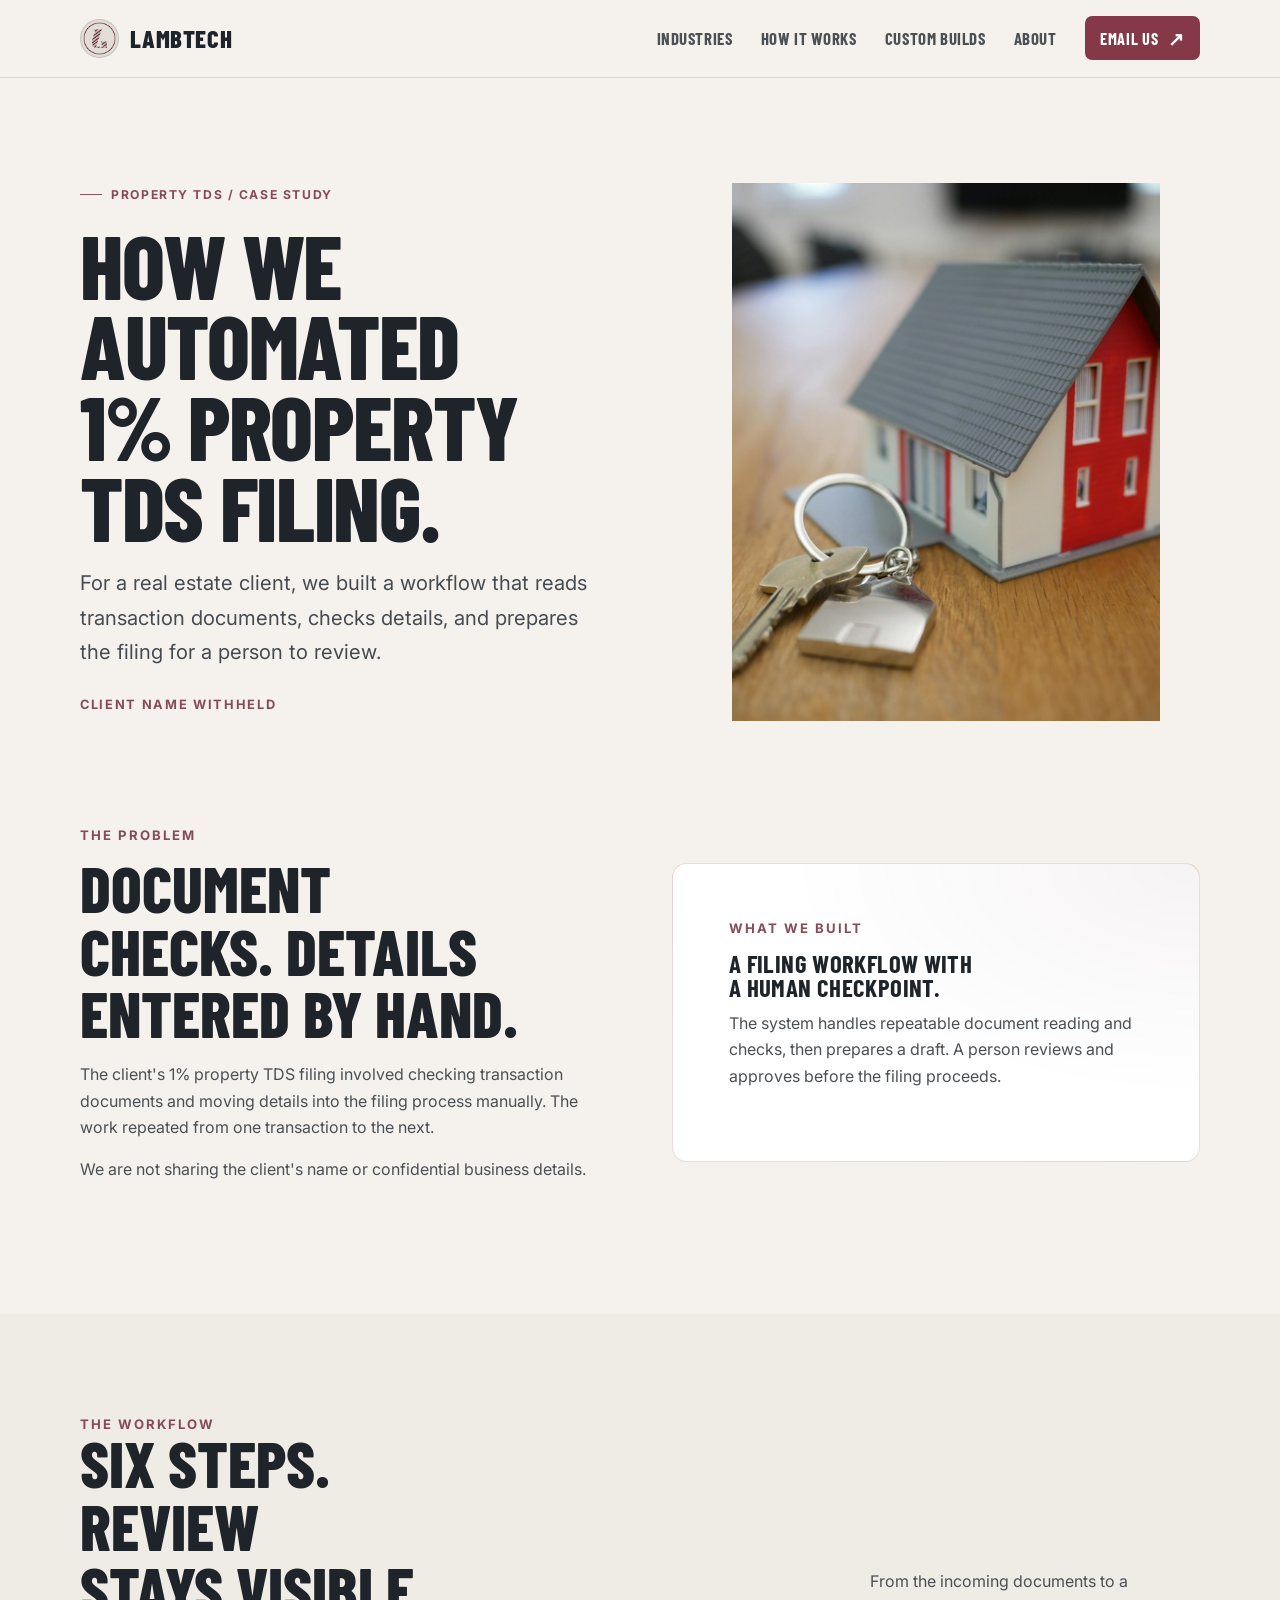
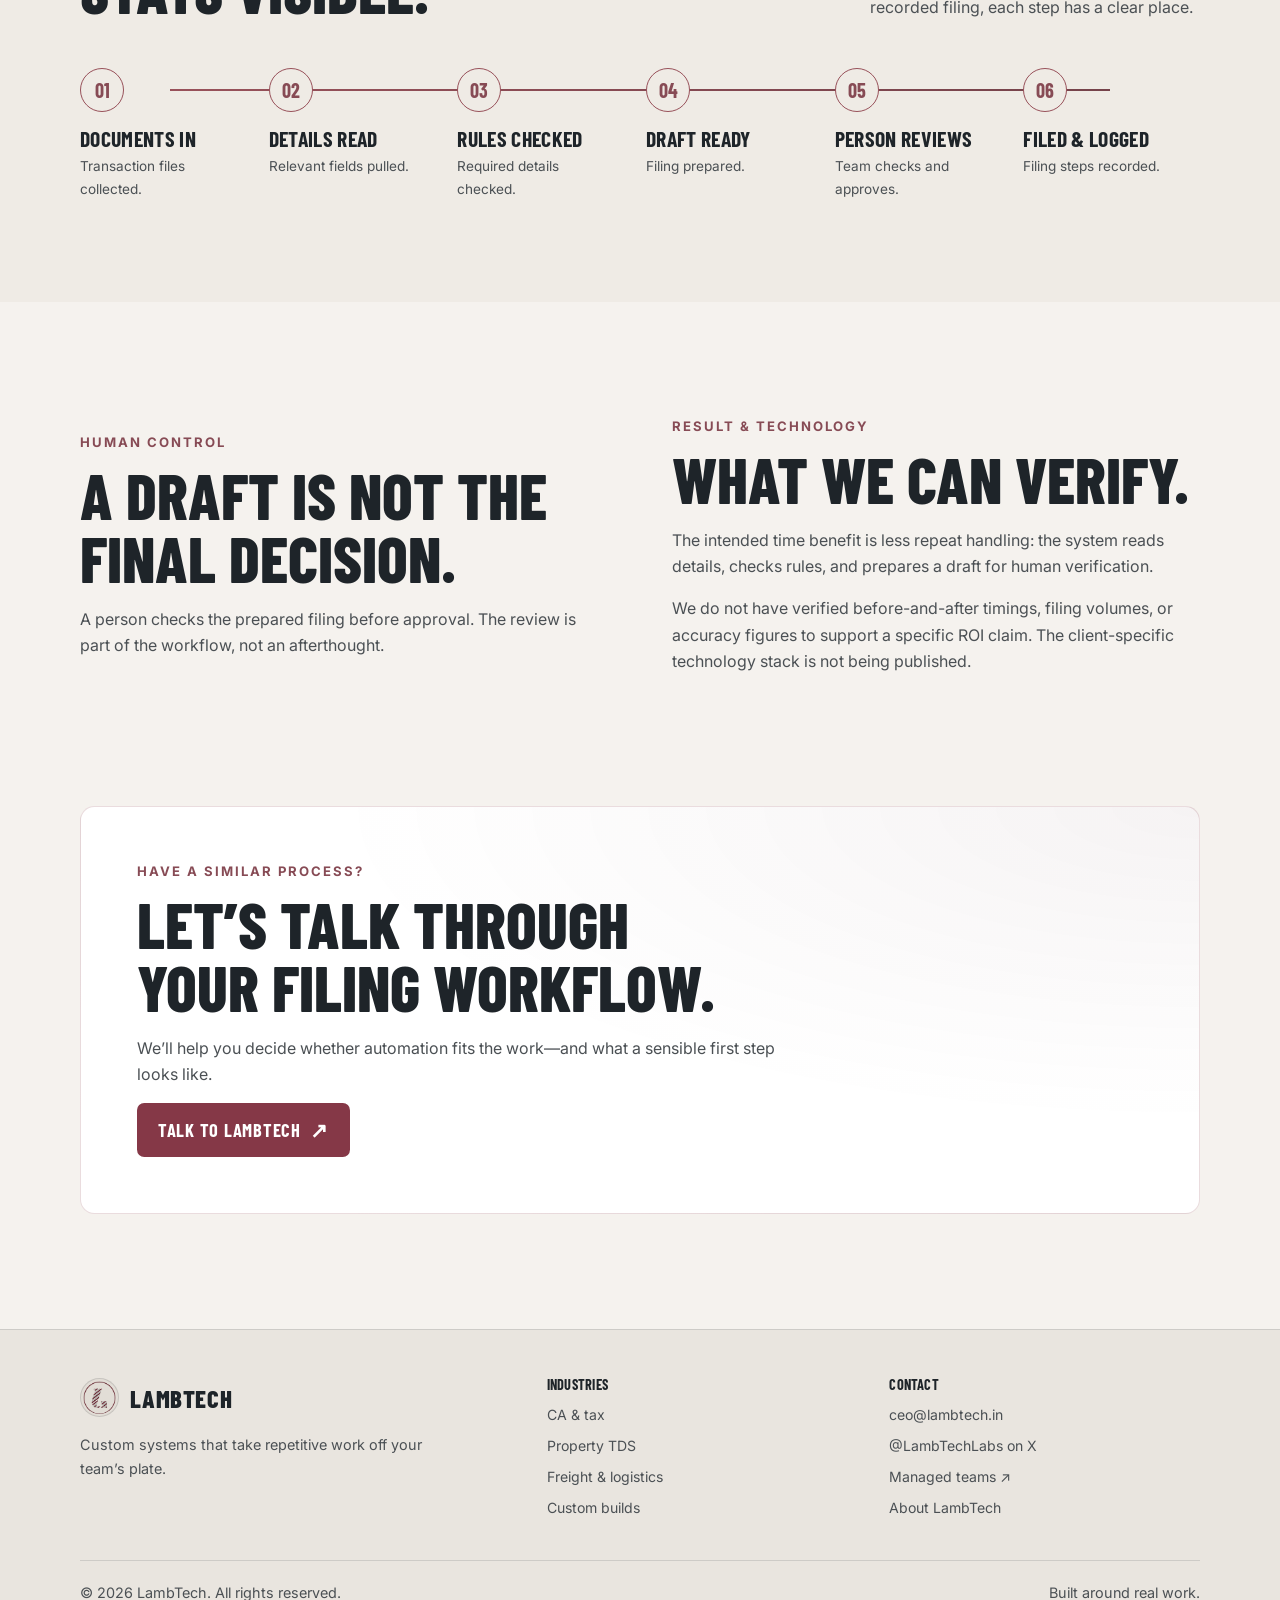
<file: property-tds.html>
<!doctype html>
<html lang="en">
<head>
  <meta charset="utf-8"><meta name="viewport" content="width=device-width, initial-scale=1">
  <title>How we automated 1% property TDS filing | LambTech</title>
  <meta name="description" content="See how LambTech automated 1% property TDS filing for a real estate client, with human verification before filing.">
  <link rel="canonical" href="https://lambtech.in/property-tds.html">
  <meta property="og:type" content="article"><meta property="og:site_name" content="LambTech"><meta property="og:title" content="How we automated 1% property TDS filing | LambTech"><meta property="og:description" content="A real estate client's property TDS workflow, with a person reviewing the filing before submission."><meta property="og:url" content="https://lambtech.in/property-tds.html"><meta property="og:image" content="https://lambtech.in/assets/property-operations.jpg">
  <meta name="twitter:card" content="summary_large_image"><meta name="twitter:site" content="@LambTechLabs"><meta name="twitter:title" content="How we automated 1% property TDS filing | LambTech"><meta name="twitter:description" content="How a real estate client's 1% property TDS filing workflow was automated."><meta name="twitter:image" content="https://lambtech.in/assets/property-operations.jpg">
  <link rel="icon" href="assets/lamb-logo-mark.png" type="image/png"><link rel="stylesheet" href="assets/site.css"><script defer data-domain="lambtech.in" src="https://plausible.io/js/script.js"></script><script defer src="assets/site.js"></script>
  <script type="application/ld+json">{"@context":"https://schema.org","@type":"Organization","name":"LambTech","url":"https://lambtech.in/","email":"ceo@lambtech.in","sameAs":["https://x.com/LambTechLabs"]}</script>
</head>
<body>
  <a class="skip-link" href="#main">Skip to content</a>
  <header class="topbar"><nav class="nav container" aria-label="Main navigation">
    <a class="brand" href="index.html"><img src="assets/lamb-logo-mark.png" alt=""><span>LambTech</span></a><button class="menu-toggle" type="button" aria-expanded="false" aria-controls="primary-nav" data-menu-toggle><span class="menu-icon" aria-hidden="true"><i></i><i></i><i></i></span><span data-menu-label>Menu</span></button>
    <div class="nav-links" id="primary-nav" data-nav><a href="index.html#industries">Industries</a><a href="index.html#workflow">How it works</a><a href="custom-builds.html">Custom builds</a><a href="about-contact.html">About</a><a class="button" href="mailto:ceo@lambtech.in?subject=Talk%20to%20LambTech" data-track="Email LambTech">Email us <span class="button-arrow" aria-hidden="true">↗</span></a></div>
  </nav></header>
  <main id="main">
    <section class="hero interior-hero"><div class="container interior-hero-grid">
      <div><p class="eyebrow">Property TDS / Case study</p><h1>How we automated 1% property TDS filing.</h1><p class="lead">For a real estate client, we built a workflow that reads transaction documents, checks details, and prepares the filing for a person to review.</p><span class="workflow-example">Client name withheld</span></div>
      <figure class="interior-photo"><img src="assets/property-operations.jpg" alt="A model home and keys representing a property transaction" width="960" height="640"></figure>
    </div></section>
    <section class="section" style="padding-top:0"><div class="container simple-split">
      <div><p class="section-kicker">The problem</p><h2>Document checks. Details entered by hand.</h2><p>The client's 1% property TDS filing involved checking transaction documents and moving details into the filing process manually. The work repeated from one transaction to the next.</p><p>We are not sharing the client's name or confidential business details.</p></div>
      <div class="callout"><p class="section-kicker">What we built</p><h3>A filing workflow with a human checkpoint.</h3><p>The system handles repeatable document reading and checks, then prepares a draft. A person reviews and approves before the filing proceeds.</p></div>
    </div></section>
    <section class="workflow-section"><div class="container">
      <div class="workflow-heading"><div><p class="section-kicker">The workflow</p><h2>Six steps. Review stays visible.</h2></div><p>From the incoming documents to a recorded filing, each step has a clear place.</p></div>
      <div class="workflow-track" aria-label="Documents arrive, details are read, rules are checked, a filing is drafted, a person approves, and the result is logged">
        <div class="workflow-step"><span class="workflow-step-number">01</span><h3>Documents in</h3><p>Transaction files collected.</p></div>
        <div class="workflow-step"><span class="workflow-step-number">02</span><h3>Details read</h3><p>Relevant fields pulled.</p></div>
        <div class="workflow-step"><span class="workflow-step-number">03</span><h3>Rules checked</h3><p>Required details checked.</p></div>
        <div class="workflow-step"><span class="workflow-step-number">04</span><h3>Draft ready</h3><p>Filing prepared.</p></div>
        <div class="workflow-step"><span class="workflow-step-number">05</span><h3>Person reviews</h3><p>Team checks and approves.</p></div>
        <div class="workflow-step"><span class="workflow-step-number">06</span><h3>Filed &amp; logged</h3><p>Filing steps recorded.</p></div>
      </div>
    </div></section>
    <section class="section"><div class="container simple-split">
      <article><p class="section-kicker">Human control</p><h2>A draft is not the final decision.</h2><p>A person checks the prepared filing before approval. The review is part of the workflow, not an afterthought.</p></article>
      <article><p class="section-kicker">Result &amp; technology</p><h2>What we can verify.</h2><p>The intended time benefit is less repeat handling: the system reads details, checks rules, and prepares a draft for human verification.</p><p>We do not have verified before-and-after timings, filing volumes, or accuracy figures to support a specific ROI claim. The client-specific technology stack is not being published.</p></article>
    </div></section>
    <section class="section" style="padding-top:0"><div class="container callout"><p class="section-kicker">Have a similar process?</p><h2>Let’s talk through your filing workflow.</h2><p>We’ll help you decide whether automation fits the work—and what a sensible first step looks like.</p><a class="button" href="about-contact.html#contact-form" data-track="Discuss property TDS">Talk to LambTech <span class="button-arrow" aria-hidden="true">↗</span></a></div></section>
  </main>
  <footer class="footer"><div class="container"><div class="footer-grid">
    <div><a class="brand" href="index.html"><img src="assets/lamb-logo-mark.png" alt=""><span>LambTech</span></a><p>Custom systems that take repetitive work off your team’s plate.</p></div>
    <div><h3>Industries</h3><div class="footer-links"><a href="ca-tax.html">CA &amp; tax</a><a href="property-tds.html">Property TDS</a><a href="logistics.html">Freight &amp; logistics</a><a href="custom-builds.html">Custom builds</a></div></div>
    <div><h3>Contact</h3><div class="footer-links"><a href="mailto:ceo@lambtech.in">ceo@lambtech.in</a><a href="https://x.com/LambTechLabs" target="_blank" rel="noopener noreferrer">@LambTechLabs on X</a><a href="https://hire.lambtech.in/" target="_blank" rel="noopener noreferrer">Managed teams ↗</a><a href="about-contact.html">About LambTech</a></div></div>
  </div><div class="footer-bottom"><p>© 2026 LambTech. All rights reserved.</p><p>Built around real work.</p></div></div></footer>
</body>
</html>
</file>
<file: assets/site.css>
@import url('https://fonts.googleapis.com/css2?family=Barlow+Condensed:wght@600;700;800;900&family=Inter:wght@400;500;600;700&display=swap');

:root {
  color-scheme: light;
  --background: #f5f2ee;
  --surface: #ffffff;
  --surface-raised: #ede9e3;
  --red: #98515a;
  --red-button: #853847;
  --red-button-hover: #9c4a57;
  --maroon: #62353e;
  --silver: #4b5054;
  --white: #1e2429;
  --muted: #6d7276;
  --border: rgba(37, 44, 49, .14);
  --accent: #874b55;
  --font-heading: 'Barlow Condensed', 'Arial Narrow', Impact, sans-serif;
  --font-body: 'Inter', 'Arial', sans-serif;
}

* { box-sizing: border-box; }
html { scroll-behavior: smooth; scroll-padding-top: 6rem; }
body {
  margin: 0;
  background: var(--background);
  color: var(--silver);
  font: 400 1rem/1.65 var(--font-body);
  -webkit-font-smoothing: antialiased;
}
a { color: inherit; text-decoration: none; }
a:hover { color: var(--white); }
a:focus-visible, button:focus-visible, input:focus-visible, textarea:focus-visible {
  outline: 3px solid var(--red);
  outline-offset: 4px;
}
img { max-width: 100%; }
h1, h2, h3, p { margin-top: 0; }
h1, h2, h3 {
  color: var(--white);
  font-family: var(--font-heading);
  font-weight: 800;
  line-height: .98;
  letter-spacing: -.01em;
  text-transform: uppercase;
  text-wrap: balance;
}
h1 { max-width: 1000px; margin-bottom: 1.25rem; font-size: clamp(3.5rem, 8vw, 7rem); line-height: .9; letter-spacing: -.015em; }
h2 { margin-bottom: 1rem; font-size: clamp(2.5rem, 5vw, 4.5rem); letter-spacing: 0; }
h3 { margin-bottom: .65rem; font-size: 1.55rem; font-weight: 700; letter-spacing: .015em; }
p { max-width: 68ch; }
.container { width: min(1120px, calc(100% - 2.5rem)); margin-inline: auto; }
.section { padding-block: clamp(4.5rem, 9vw, 7.5rem); }
.eyebrow {
  display: inline-flex; align-items: center; gap: .55rem; margin-bottom: 1.2rem;
  color: var(--accent); font-size: .76rem; font-weight: 700; letter-spacing: .13em; text-transform: uppercase;
}
.eyebrow::before { width: 1.4rem; height: 1px; background: var(--red); content: ""; }
.section-intro { max-width: 650px; margin-bottom: 2.5rem; }
.lead { max-width: 690px; color: #454b50; font-size: clamp(1.05rem, 2vw, 1.27rem); }
.small { font-size: .88rem; }
.muted { color: var(--muted); }
.button-row { display: flex; flex-wrap: wrap; align-items: center; gap: .85rem; margin-top: 2rem; }
.button {
  display: inline-flex; min-height: 3.15rem; align-items: center; justify-content: center; gap: .6rem;
  border: 1px solid transparent; border-radius: .45rem; padding: .8rem 1.25rem;
  background: var(--red-button); color: #fff; font: 700 1.15rem var(--font-heading); letter-spacing: .04em; text-transform: uppercase; transition: transform .18s, background .18s, border-color .18s;
}
.button:hover { transform: translateY(-2px); background: var(--red-button-hover); color: #fff; }
.button-secondary { border-color: var(--border); background: transparent; color: var(--white); }
.button-secondary:hover { border-color: var(--red); background: rgba(152, 81, 90, .08); }
.button-arrow { font-size: 1.15em; }
.topbar { position: sticky; z-index: 20; top: 0; border-bottom: 1px solid var(--border); background: rgba(245, 242, 238, .94); backdrop-filter: blur(14px); }
.nav { display: flex; min-height: 4.8rem; align-items: center; justify-content: space-between; gap: 1.5rem; }
.brand { display: inline-flex; flex: 0 0 auto; align-items: center; gap: .7rem; color: var(--white); font: 800 1.55rem var(--font-heading); letter-spacing: .025em; text-transform: uppercase; }
.brand img { width: 2.45rem; height: 2.45rem; border: 1px solid var(--border); border-radius: 50%; padding: .12rem; background: #e2ddd6; }
.nav-links { display: flex; align-items: center; gap: clamp(.85rem, 2.2vw, 1.8rem); }
.nav-links > a:not(.button) { color: var(--silver); font: 700 1.05rem var(--font-heading); letter-spacing: .035em; text-transform: uppercase; }
.nav-links > a[aria-current="page"] { color: var(--white); }
.nav-links .button { min-height: 2.65rem; padding: .6rem .9rem; font-size: 1.02rem; }
.menu-toggle { display: none; align-items: center; gap: .6rem; border: 1px solid var(--border); border-radius: 999px; padding: .55rem .85rem; background: var(--surface); color: var(--white); font: 700 .9rem var(--font-body); cursor: pointer; transition: border-color .18s, background .18s; }
.menu-toggle:hover { border-color: var(--red); background: var(--surface-raised); }
.menu-icon { display: flex; width: 1rem; height: .8rem; flex-direction: column; justify-content: space-between; }
.menu-icon i { display: block; width: 100%; height: 2px; border-radius: 2px; background: currentColor; transition: transform .18s, opacity .18s; }
.menu-toggle[aria-expanded="true"] .menu-icon i:first-child { transform: translateY(.3rem) rotate(45deg); }
.menu-toggle[aria-expanded="true"] .menu-icon i:nth-child(2) { opacity: 0; }
.menu-toggle[aria-expanded="true"] .menu-icon i:last-child { transform: translateY(-.3rem) rotate(-45deg); }
.hero { position: relative; overflow: hidden; padding-block: clamp(4rem, 8vw, 7rem) clamp(4.5rem, 8vw, 6.5rem); }
.hero::before { position: absolute; z-index: -1; top: -13rem; right: -12rem; width: 38rem; height: 38rem; border: 1px solid rgba(152, 81, 90, .14); border-radius: 50%; box-shadow: 0 0 0 3rem rgba(98, 53, 62, .035), 0 0 0 7rem rgba(98, 53, 62, .025); content: ""; }
.hero p { max-width: 660px; }
.hero .lead { line-height: 1.7; }
.hero h1 span { color: var(--red-button); font-weight: 900; }
.proof-strip { border-block: 1px solid var(--border); background: linear-gradient(90deg, rgba(98, 53, 62, .06), rgba(237, 233, 227, .8)); }
.proof-inner { display: flex; align-items: center; gap: 1rem; padding-block: 1.35rem; color: var(--white); font-size: .98rem; }
.proof-mark { display: grid; width: 2rem; height: 2rem; flex: 0 0 auto; place-items: center; border: 1px solid rgba(152, 81, 90, .45); border-radius: 50%; color: var(--accent); }
.proof-inner p { margin: 0; }
.grid { display: grid; gap: 1rem; }
.grid-2 { grid-template-columns: repeat(2, minmax(0, 1fr)); }
.grid-3 { grid-template-columns: repeat(3, minmax(0, 1fr)); }
.grid-4 { grid-template-columns: repeat(4, minmax(0, 1fr)); }
.card { height: 100%; border: 1px solid var(--border); border-radius: .75rem; padding: 1.4rem; background: var(--surface); }
.card p:last-child { margin-bottom: 0; }
.card-icon { display: grid; width: 2.7rem; height: 2.7rem; margin-bottom: 1.2rem; place-items: center; border: 1px solid rgba(152, 81, 90, .25); border-radius: .6rem; background: rgba(98, 53, 62, .07); color: var(--accent); font-size: 1.1rem; }
.flow-card { position: relative; min-height: 175px; }
.flow-number { display: inline-block; margin-bottom: .8rem; color: var(--accent); font-size: .76rem; font-weight: 700; letter-spacing: .1em; }
.flow-card p { margin-bottom: 0; font-size: .91rem; }
.audience-card { min-height: 160px; }
.audience-card h3 { font-size: 1.05rem; }
.tag { display: inline-flex; border: 1px solid var(--border); border-radius: 99px; padding: .28rem .7rem; color: var(--silver); font-size: .78rem; }
.tag-row { display: flex; flex-wrap: wrap; gap: .5rem; margin-top: 1.5rem; }
.example-label { display: inline-block; margin-bottom: 1rem; color: var(--accent); font-size: .72rem; font-weight: 700; letter-spacing: .12em; text-transform: uppercase; }
.example-card { min-height: 190px; }
.number-step { display: flex; gap: 1rem; }
.number-step + .number-step { margin-top: 1.4rem; }
.number-badge { display: grid; width: 2.1rem; height: 2.1rem; flex: 0 0 auto; place-items: center; border-radius: 50%; background: rgba(152, 81, 90, .11); color: var(--accent); font-weight: 700; }
.number-step h3 { margin: .15rem 0 .4rem; font-size: 1rem; }
.number-step p { margin: 0; font-size: .91rem; }
.split { display: grid; grid-template-columns: 1fr 1fr; align-items: center; gap: clamp(2rem, 6vw, 5rem); }
.image-frame { overflow: hidden; border: 1px solid rgba(152, 81, 90, .22); border-radius: .85rem; background: var(--surface); box-shadow: 0 1.2rem 5rem rgba(32, 36, 41, .08); }
.image-frame img { display: block; width: 100%; height: auto; }
.banner-corner { position: relative; overflow: hidden; }
.banner-corner::after { position: absolute; top: -3.2rem; right: -3rem; width: 8rem; height: 8rem; transform: rotate(45deg); background: repeating-linear-gradient(45deg, var(--red) 0 5px, transparent 5px 11px); opacity: .8; content: ""; pointer-events: none; }
.callout { border: 1px solid rgba(152, 81, 90, .2); border-radius: .9rem; padding: clamp(1.5rem, 5vw, 3.5rem); background: radial-gradient(ellipse at top right, rgba(98, 53, 62, .06), transparent 55%), var(--surface); }
.callout h2 { max-width: 700px; }
.markets { display: flex; flex-wrap: wrap; gap: .6rem; margin-top: 1.2rem; }
.form-panel { border: 1px solid var(--border); border-radius: .85rem; padding: clamp(1.25rem, 4vw, 2rem); background: var(--surface); }
.form-grid { display: grid; grid-template-columns: repeat(2, minmax(0, 1fr)); gap: 1rem; }
.field { display: grid; gap: .4rem; }
.field-full { grid-column: 1 / -1; }
.field label { color: var(--white); font-size: .88rem; font-weight: 600; }
.field input, .field textarea, .field select { width: 100%; border: 1px solid #c8c3bd; border-radius: .42rem; padding: .8rem .85rem; background: #f8f6f3; color: var(--white); font: 400 .95rem var(--font-body); }
.field textarea { min-height: 120px; resize: vertical; }
.form-note { margin: .8rem 0 0; font-size: .8rem; }
.notice { min-height: 1.5rem; margin: .75rem 0 0; color: #87404a; font-size: .88rem; }
.contact-lines { display: grid; gap: .9rem; margin-top: 1.5rem; }
.contact-line { display: flex; align-items: flex-start; gap: .75rem; }
.contact-line b { display: block; color: var(--white); font-size: .9rem; }
.contact-line span { color: var(--muted); font-size: .87rem; }
.pill { display: inline-block; margin-top: .6rem; border-radius: 99px; padding: .25rem .6rem; background: rgba(152, 81, 90, .1); color: #773943; font-size: .75rem; }
.footer { border-top: 1px solid var(--border); padding-block: 3rem 1.5rem; background: #e9e5df; }
.footer-grid { display: grid; grid-template-columns: 1.4fr 1fr 1fr; gap: 2rem; padding-bottom: 2.5rem; }
.footer .brand { margin-bottom: 1rem; }
.footer p { max-width: 360px; font-size: .9rem; }
.footer h3 { font-size: .9rem; }
.footer-links { display: grid; gap: .5rem; font-size: .88rem; }
.footer-bottom { display: flex; justify-content: space-between; gap: 1rem; border-top: 1px solid var(--border); padding-top: 1.25rem; font-size: .8rem; }
.footer-bottom p { margin: 0; }
.legal-note { margin-top: .8rem; color: var(--muted); font-size: .8rem; }
.skip-link { position: absolute; z-index: 100; top: -5rem; left: 1rem; padding: .7rem 1rem; background: var(--white); color: var(--background); }
.skip-link:focus { top: 1rem; }

@media (max-width: 850px) {
  .menu-toggle { display: inline-flex; }
  .nav { flex-wrap: wrap; }
  .nav-links { display: none; width: 100%; flex-direction: column; align-items: stretch; gap: .2rem; padding: 0 0 1rem; }
  .nav-links.is-open { display: flex; }
  .nav-links > a:not(.button) { padding: .55rem 0; }
  .nav-links .button { align-self: flex-start; margin-top: .4rem; }
  .grid-4 { grid-template-columns: repeat(2, minmax(0, 1fr)); }
  .split { grid-template-columns: 1fr; }
}
@media (max-width: 600px) {
  .container { width: min(100% - 2rem, 1120px); }
  .section { padding-block: 4.2rem; }
  .hero { padding-top: 5rem; }
  .grid-2, .grid-3, .grid-4, .form-grid, .footer-grid { grid-template-columns: 1fr; }
  .field-full { grid-column: auto; }
  .flow-card, .audience-card, .example-card { min-height: 0; }
  .proof-inner { align-items: flex-start; font-size: .9rem; }
  .footer-bottom { flex-direction: column; }
  .button-row { align-items: stretch; flex-direction: column; }
  .button-row .button { width: 100%; }
}
@media (prefers-reduced-motion: reduce) {
  *, *::before, *::after { scroll-behavior: auto !important; transition-duration: .01ms !important; }
}

.home-hero { padding-block: 0; background: #efebe5; }
.home-hero::before { display: none; }
.home-hero .container { width: min(1320px, calc(100% - 3rem)); }
.home-hero-layout { display: grid; min-height: min(690px, calc(100vh - 5rem)); grid-template-columns: .9fr 1.1fr; align-items: center; gap: clamp(2rem, 5vw, 5rem); }
.home-hero-copy { padding-block: 4.5rem; }
.home-hero h1 { max-width: 7ch; margin-bottom: 1.3rem; font-size: clamp(5.2rem, 9vw, 9rem); }
.home-hero h1 span { color: var(--red-button); }
.home-hero .lead { max-width: 35rem; font-size: clamp(1.05rem, 1.6vw, 1.25rem); }
.home-hero .eyebrow { margin-bottom: 1.4rem; }
.home-hero .home-actions { gap: .7rem; }
.hero-frame { position: relative; min-height: 460px; overflow: hidden; background: var(--surface-raised); }
.hero-frame img { display: block; width: 100%; height: min(70vh, 650px); min-height: 460px; object-fit: cover; filter: saturate(.72); }
.hero-frame::after { position: absolute; inset: 30% 0 0; background: linear-gradient(180deg, transparent, rgba(10, 10, 10, .9)); content: ""; }
.hero-frame-caption { position: absolute; z-index: 1; right: 1.5rem; bottom: 1.5rem; left: 1.5rem; display: flex; align-items: end; justify-content: space-between; gap: 1rem; color: #fff; }
.hero-frame-caption strong { max-width: 13ch; font: 800 clamp(1.8rem, 3vw, 3rem)/.95 var(--font-heading); text-transform: uppercase; }
.hero-frame-caption span { color: #f0c4c5; font: 700 .82rem var(--font-body); letter-spacing: .1em; text-transform: uppercase; }
.home-actions { display: flex; flex-wrap: wrap; gap: 1rem; margin-top: 1.8rem; }
.home-actions a:not(.button) { align-self: center; border-bottom: 1px solid rgba(37,44,49,.3); padding-block: .4rem; color: var(--white); font-size: .9rem; }
.audience-tags { display: flex; flex-wrap: wrap; gap: .55rem; margin-top: 1.35rem; }
.audience-tags a { display: inline-flex; align-items: center; gap: .55rem; border: 1px solid rgba(135,56,71,.38); border-radius: 999px; padding: .48rem .8rem; background: rgba(135,56,71,.055); color: var(--white); font: 700 1.08rem var(--font-heading); letter-spacing: .035em; text-transform: uppercase; transition: background .18s, border-color .18s; }
.audience-tags a:hover { border-color: var(--red-button); background: rgba(135,56,71,.12); }
.audience-tags a span { color: var(--accent); }
.section-kicker { margin-bottom: .9rem; color: var(--accent); font: 700 .82rem var(--font-body); letter-spacing: .15em; text-transform: uppercase; }
.industries-section { padding-block: clamp(4.5rem, 8vw, 7rem); background: var(--background); }
.industries-heading { display: flex; align-items: end; justify-content: space-between; gap: 2rem; margin-bottom: 2rem; }
.industries-heading h2 { max-width: 11ch; margin-bottom: 0; font-size: clamp(3rem, 6vw, 5.5rem); }
.industries-heading p { max-width: 34ch; margin-bottom: .3rem; }
.industry-grid { display: grid; grid-template-columns: repeat(3, minmax(0, 1fr)); gap: 1.15rem; }
.industry-card { overflow: hidden; border: 1px solid var(--border); background: var(--surface); color: var(--silver); transition: border-color .2s, transform .2s; }
.industry-card:hover { transform: translateY(-4px); border-color: var(--red); }
.industry-photo { position: relative; height: clamp(210px, 24vw, 310px); overflow: hidden; background: #ded9d3; }
.industry-photo img { display: block; width: 100%; height: 100%; object-fit: cover; transition: transform .35s; }
.industry-card:hover .industry-photo img { transform: scale(1.035); }
.industry-photo::after { position: absolute; inset: 35% 0 0; background: linear-gradient(180deg, transparent, rgba(0,0,0,.68)); content: ""; }
.industry-index { position: absolute; z-index: 1; top: 1rem; left: 1rem; display: grid; width: 2.6rem; height: 2.6rem; place-items: center; border: 1px solid rgba(255,255,255,.65); background: rgba(10,10,10,.58); color: white; font: 700 1.35rem var(--font-heading); }
.industry-tag { position: absolute; z-index: 1; right: 1rem; bottom: 1rem; left: 1rem; color: #fff; font: 700 .72rem var(--font-body); letter-spacing: .14em; text-transform: uppercase; }
.industry-body { padding: 1.4rem 1.45rem 1.5rem; }
.industry-body h3 { margin-bottom: .5rem; font-size: clamp(1.7rem, 2.2vw, 2.3rem); }
.industry-body p { min-height: 3.3em; margin-bottom: 1rem; font-size: .94rem; }
.text-link { display: inline-flex; align-items: center; gap: .55rem; border-bottom: 1px solid rgba(135,75,85,.55); padding-bottom: .22rem; color: var(--accent); font: 700 1.2rem var(--font-heading); letter-spacing: .045em; text-transform: uppercase; }
.text-link:hover { color: var(--white); }
.project-proof { border-block: 1px solid var(--border); background: #eeebe6; }
.project-proof .container { display: flex; min-height: 84px; align-items: center; gap: 1rem; }
.project-proof strong { color: var(--white); font: 700 1.15rem var(--font-heading); letter-spacing: .035em; text-transform: uppercase; }
.project-proof p { margin: 0; font-size: .95rem; }
.proof-mark { color: var(--red); }
.roi-section { border-bottom: 1px solid var(--border); padding-block: clamp(2.5rem, 5vw, 4rem); background: var(--surface); }
.roi-grid { display: grid; grid-template-columns: .8fr 1.2fr; align-items: center; gap: clamp(2rem, 6vw, 5rem); }
.roi-grid h2 { max-width: 10ch; margin: 0; font-size: clamp(2.8rem, 5vw, 4.5rem); }
.roi-grid > p { margin: 0; font-size: clamp(1.05rem, 1.25vw, 1.15rem); line-height: 1.75; }
.roi-grid strong { color: var(--white); }
.workflow-section { padding-block: clamp(4.5rem, 8vw, 7rem); background: #efebe5; }
.workflow-heading { display: flex; align-items: end; justify-content: space-between; gap: 2rem; margin-bottom: 3rem; }
.workflow-heading h2 { max-width: 14ch; margin: 0; }
.workflow-heading p { max-width: 33ch; margin: 0; }
.workflow-track { position: relative; display: grid; grid-template-columns: repeat(6, minmax(0,1fr)); gap: .75rem; }
.workflow-track::before { position: absolute; top: 21px; right: 8%; left: 8%; height: 2px; background: linear-gradient(90deg, var(--red), #75424a); content: ""; }
.workflow-step { position: relative; z-index: 1; min-width: 0; }
.workflow-step-number { display: grid; width: 44px; height: 44px; margin-bottom: 1rem; place-items: center; border: 1px solid var(--red); border-radius: 50%; background: #efebe5; color: var(--accent); font: 700 1.25rem var(--font-heading); }
.workflow-step h3 { margin-bottom: .35rem; font-size: 1.35rem; }
.workflow-step p { max-width: 17ch; margin: 0; font-size: .85rem; }
.custom-band { display: grid; grid-template-columns: 1fr auto; align-items: center; gap: 2rem; border-left: 5px solid var(--red); padding: clamp(1.5rem, 4vw, 3rem); background: linear-gradient(110deg, #ebe5df, var(--background)); }
.custom-band h2 { max-width: 16ch; margin-bottom: .65rem; font-size: clamp(2.4rem, 4.5vw, 4rem); }
.custom-band p { margin: 0; }
.custom-band .button { white-space: nowrap; }
.home-contact { display: flex; align-items: center; justify-content: space-between; gap: 2rem; padding-block: clamp(4rem, 8vw, 6.5rem); }
.home-contact h2 { max-width: 11ch; margin: 0; font-size: clamp(3rem, 6vw, 5.8rem); }
.home-contact p { max-width: 35ch; margin-bottom: 1.2rem; }
.interior-hero { padding-block: clamp(3rem, 7vw, 6rem); }
.interior-hero::before { display: none; }
.interior-hero-grid { display: grid; grid-template-columns: 1fr .95fr; align-items: center; gap: clamp(2rem, 6vw, 5rem); }
.interior-hero h1 { max-width: 12ch; font-size: clamp(3.7rem, 7vw, 7rem); }
.interior-hero .lead { max-width: 40rem; }
.interior-photo { min-height: 360px; max-height: 560px; overflow: hidden; background: var(--surface-raised); }
.interior-photo img { display: block; width: 100%; height: clamp(340px, 42vw, 560px); object-fit: cover; }
.linear-list { display: grid; grid-template-columns: repeat(4, minmax(0,1fr)); gap: 1rem; margin-top: 2.5rem; }
.linear-list .card { border: 0; border-top: 2px solid rgba(152,81,90,.65); border-radius: 0; padding: 1.25rem 1rem 1rem 0; background: transparent; }
.linear-list .flow-number { margin-bottom: .5rem; font: 700 1.3rem var(--font-heading); letter-spacing: .04em; }
.linear-list h3 { font-size: 1.5rem; }
.workflow-example { display: inline-block; margin-bottom: 1rem; color: var(--accent); font: 700 .8rem var(--font-body); letter-spacing: .13em; text-transform: uppercase; }
.simple-split { display: grid; grid-template-columns: 1fr 1fr; align-items: center; gap: clamp(2rem, 5vw, 4rem); }
.simple-split img { display: block; width: 100%; max-height: 440px; object-fit: cover; }

@media (max-width: 900px) {
  .home-hero-layout { min-height: 0; grid-template-columns: 1fr; gap: 0; }
  .home-hero-copy { padding-block: 4rem 2rem; }
  .home-hero h1 { max-width: 9ch; font-size: clamp(5rem, 14vw, 8rem); }
  .hero-frame img { height: min(64vw, 500px); min-height: 330px; }
  .industry-grid { grid-template-columns: repeat(2, minmax(0,1fr)); }
  .industry-card:last-child { grid-column: 1 / -1; display: grid; grid-template-columns: 1fr 1fr; }
  .industry-card:last-child .industry-photo { height: 100%; min-height: 250px; }
  .workflow-track { grid-template-columns: repeat(3, minmax(0,1fr)); row-gap: 2rem; }
  .workflow-track::before { display: none; }
  .interior-hero-grid { grid-template-columns: 1fr; }
  .interior-hero h1 { max-width: 16ch; }
  .interior-photo img { height: clamp(300px, 58vw, 480px); }
}
@media (max-width: 600px) {
  .home-hero .container { width: min(100% - 2rem, 1320px); }
  .home-hero-copy { padding-block: 3.4rem 2rem; }
  .home-hero h1 { max-width: 8ch; font-size: clamp(4.6rem, 17vw, 6.2rem); }
  .home-hero .home-actions { align-items: flex-start; }
  .home-hero .home-actions .button { width: auto; }
  .hero-frame { min-height: 0; }
  .hero-frame img { height: 300px; min-height: 0; }
  .hero-frame-caption { right: 1rem; bottom: 1rem; left: 1rem; }
  .industries-heading, .workflow-heading { display: block; }
  .industries-heading h2 { max-width: 9ch; margin-bottom: .8rem; }
  .industry-grid { grid-template-columns: 1fr; }
  .industry-card:last-child { display: block; grid-column: auto; }
  .industry-card:last-child .industry-photo { height: 230px; }
  .industry-photo { height: 230px; }
  .industry-body p { min-height: 0; }
  .project-proof .container { align-items: flex-start; padding-block: 1.25rem; }
  .roi-grid { grid-template-columns: 1fr; gap: 1rem; }
  .workflow-heading p { margin-top: .8rem; }
  .workflow-track { grid-template-columns: 1fr; gap: 0; }
  .workflow-track::before { position: absolute; top: 21px; bottom: 21px; left: 21px; display: block; width: 2px; height: auto; }
  .workflow-step { display: grid; grid-template-columns: 44px 1fr; align-items: center; column-gap: 1rem; padding-block: .65rem; }
  .workflow-step-number { grid-row: span 2; margin: 0; }
  .workflow-step h3 { margin: 0; }
  .workflow-step p { max-width: none; }
  .custom-band { grid-template-columns: 1fr; }
  .custom-band .button { justify-self: start; }
  .home-contact { display: block; }
  .home-contact h2 { margin-bottom: 1rem; }
  .linear-list { grid-template-columns: repeat(2, minmax(0,1fr)); }
  .interior-photo img { height: 260px; }
  .simple-split { grid-template-columns: 1fr; }
}
</file>
